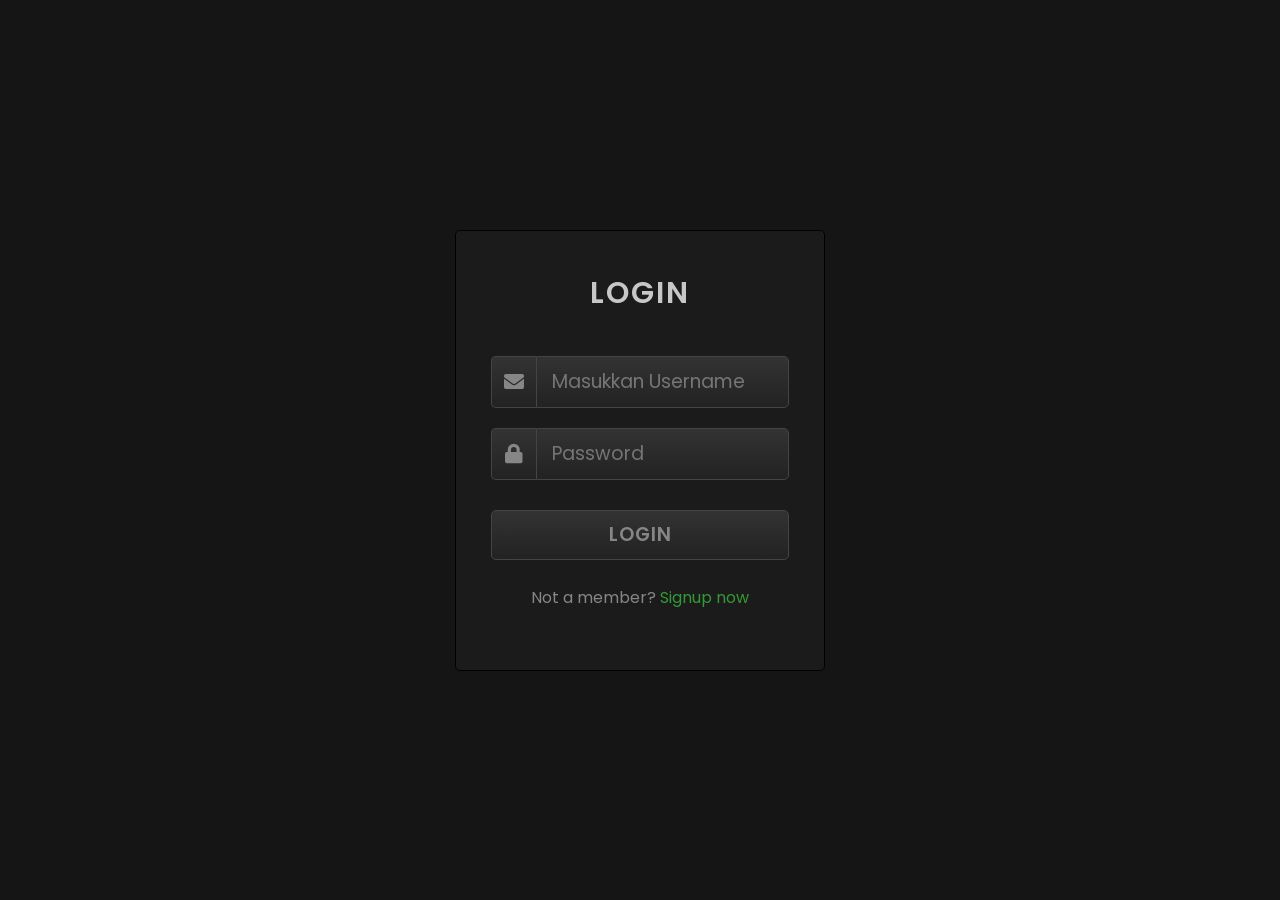
<file: login/index.html>
<!DOCTYPE html>
<html lang="en" dir="ltr">
   <head>
      <meta charset="utf-8">
      <title>Glowing Inputs Login Form UI</title>
      <link rel="stylesheet" href="style.css">
      <link rel="stylesheet" href="https://cdnjs.cloudflare.com/ajax/libs/font-awesome/5.15.3/css/all.min.css"/>
   </head>
   <body>
      <div class="login-form">
         <div class="text">
            LOGIN
         </div>
         <form>
            <div id="message"></div>

            <div class="field">
               <div class="fas fa-envelope"></div>
               <input type="text" id="username" placeholder="Masukkan Username" required>
            </div>
            <div class="field">
               <div class="fas fa-lock"></div>
               <input type="password" placeholder="Password" required>
            </div>
            <button type="button" onclick="jalankanLogin()">LOGIN</button>
            <div class="link">
               Not a member?
               <a href="signup.html">Signup now</a>
            </div>
         </form>
      </div>

      <script>
         function jalankanLogin() {
             const usernameInput = document.getElementById("username").value.trim();
             const messageBox = document.getElementById("message");

             // Reset pesan lama jika ada
             messageBox.className = "";
             messageBox.innerText = "";

             if (usernameInput === "") {
                 messageBox.className = "alert";
                 messageBox.innerText = "Username tidak boleh kosong!";
                 return;
             }

             let daftarUser = JSON.parse(localStorage.getItem("daftarUser")) || [];

             // Validasi apakah username sudah terdaftar atau belum
             if (!daftarUser.includes(usernameInput)) {
                 messageBox.className = "alert";
                 messageBox.innerText = "Username belum terdaftar! Silakan signup dahulu.";
                 return;
             }

             // Simpan user aktif ke localStorage
             localStorage.setItem("username", usernameInput);

             // Diarahkan ke halaman utama
             window.location.href = "../index.html"; 
         }
      </script>
   </body>
</html>
</file>
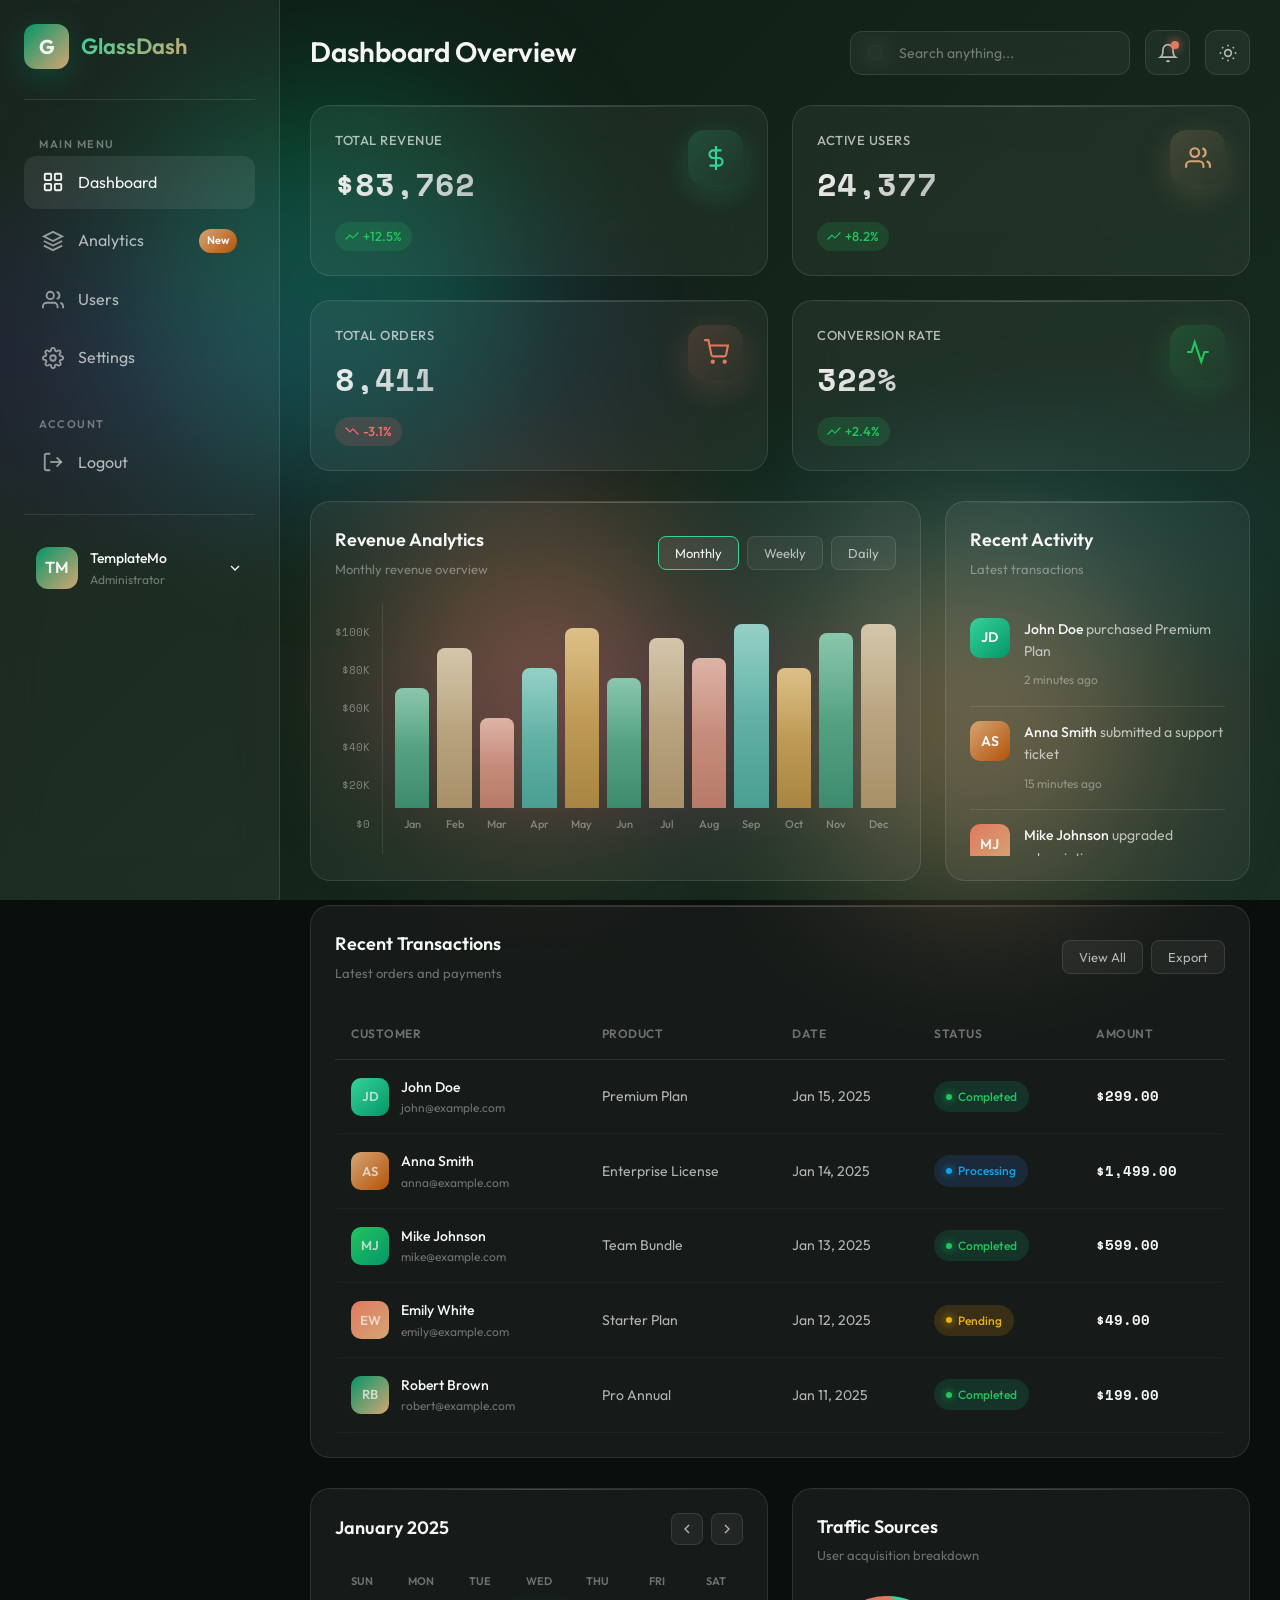
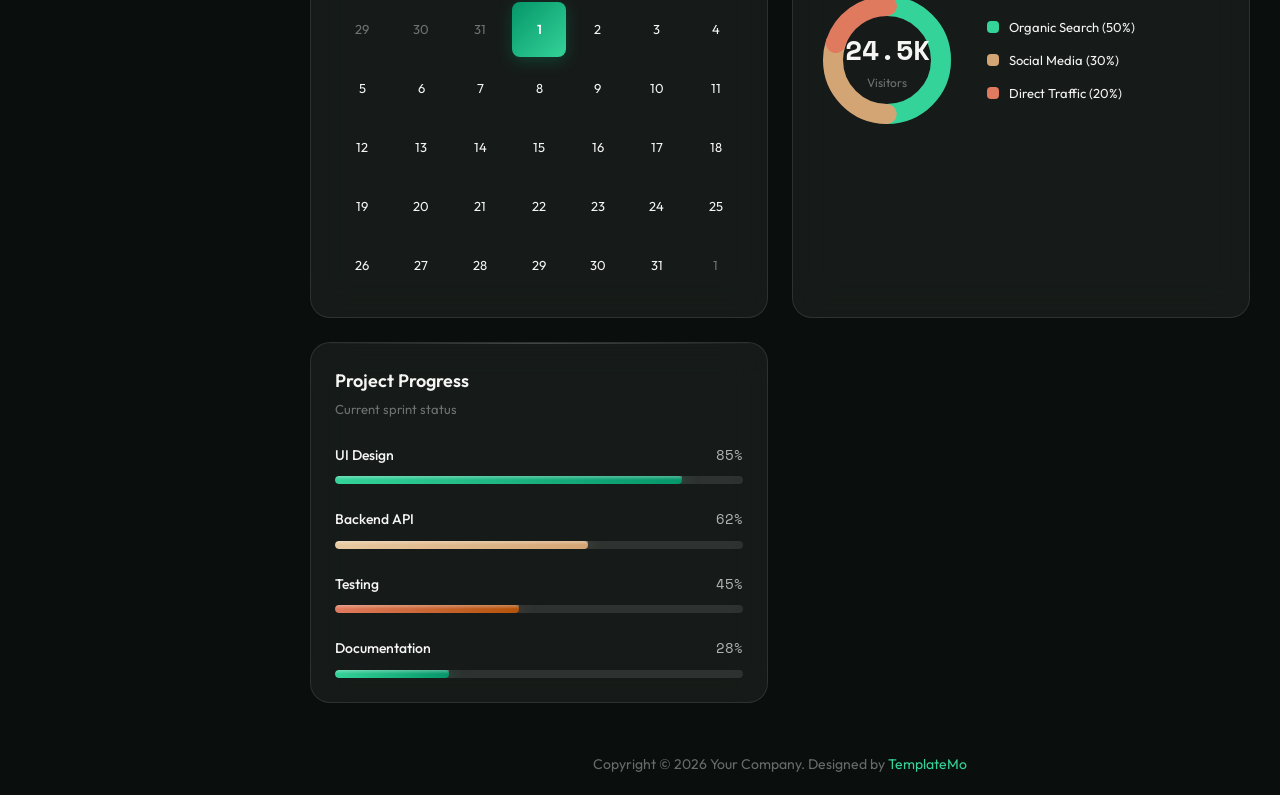
<file: admin/templatemo_607_glass_admin/index.html>
<!DOCTYPE html>
<html lang="en">
<head>
    <meta charset="UTF-8">
    <meta name="viewport" content="width=device-width, initial-scale=1.0">
    <title>GlassAdmin Dashboard - 3D Glassmorphism Dashboard</title>
    <meta name="description" content="3D Glassmorphism Dashboard Template by TemplateMo">
    <link rel="preconnect" href="https://fonts.googleapis.com">
    <link rel="preconnect" href="https://fonts.gstatic.com" crossorigin>
    <link href="https://fonts.googleapis.com/css2?family=Outfit:wght@300;400;500;600;700&family=Space+Mono:wght@400;700&display=swap" rel="stylesheet">
    <link rel="stylesheet" href="templatemo-glass-admin-style.css">
    <!--

TemplateMo 607 Glass Admin

https://templatemo.com/tm-607-glass-admin

-->
</head>
<body>
    <!-- Animated Background -->
    <div class="background"></div>
    <div class="orb orb-1"></div>
    <div class="orb orb-2"></div>
    <div class="orb orb-3"></div>

    <div class="dashboard">
        <!-- Sidebar -->
        <aside class="sidebar" id="sidebar">
            <div class="sidebar-header">
                <div class="logo">G</div>
                <span class="logo-text">GlassDash</span>
            </div>

            <ul class="nav-menu">
                <li class="nav-section">
                    <span class="nav-section-title">Main Menu</span>
                    <ul>
                        <li class="nav-item">
                            <a href="index.html" class="nav-link active">
                                <svg class="nav-icon" viewBox="0 0 24 24" fill="none" stroke="currentColor" stroke-width="2">
                                    <rect x="3" y="3" width="7" height="7" rx="1"/>
                                    <rect x="14" y="3" width="7" height="7" rx="1"/>
                                    <rect x="3" y="14" width="7" height="7" rx="1"/>
                                    <rect x="14" y="14" width="7" height="7" rx="1"/>
                                </svg>
                                Dashboard
                            </a>
                        </li>
                        <li class="nav-item">
                            <a href="analytics.html" class="nav-link">
                                <svg class="nav-icon" viewBox="0 0 24 24" fill="none" stroke="currentColor" stroke-width="2">
                                    <path d="M12 2L2 7l10 5 10-5-10-5z"/>
                                    <path d="M2 17l10 5 10-5"/>
                                    <path d="M2 12l10 5 10-5"/>
                                </svg>
                                Analytics
                                <span class="nav-badge">New</span>
                            </a>
                        </li>
                        <li class="nav-item">
                            <a href="users.html" class="nav-link">
                                <svg class="nav-icon" viewBox="0 0 24 24" fill="none" stroke="currentColor" stroke-width="2">
                                    <path d="M17 21v-2a4 4 0 0 0-4-4H5a4 4 0 0 0-4 4v2"/>
                                    <circle cx="9" cy="7" r="4"/>
                                    <path d="M23 21v-2a4 4 0 0 0-3-3.87"/>
                                    <path d="M16 3.13a4 4 0 0 1 0 7.75"/>
                                </svg>
                                Users
                            </a>
                        </li>
                        <li class="nav-item">
                            <a href="settings.html" class="nav-link">
                                <svg class="nav-icon" viewBox="0 0 24 24" fill="none" stroke="currentColor" stroke-width="2">
                                    <circle cx="12" cy="12" r="3"/>
                                    <path d="M19.4 15a1.65 1.65 0 0 0 .33 1.82l.06.06a2 2 0 0 1 0 2.83 2 2 0 0 1-2.83 0l-.06-.06a1.65 1.65 0 0 0-1.82-.33 1.65 1.65 0 0 0-1 1.51V21a2 2 0 0 1-2 2 2 2 0 0 1-2-2v-.09A1.65 1.65 0 0 0 9 19.4a1.65 1.65 0 0 0-1.82.33l-.06.06a2 2 0 0 1-2.83 0 2 2 0 0 1 0-2.83l.06-.06a1.65 1.65 0 0 0 .33-1.82 1.65 1.65 0 0 0-1.51-1H3a2 2 0 0 1-2-2 2 2 0 0 1 2-2h.09A1.65 1.65 0 0 0 4.6 9a1.65 1.65 0 0 0-.33-1.82l-.06-.06a2 2 0 0 1 0-2.83 2 2 0 0 1 2.83 0l.06.06a1.65 1.65 0 0 0 1.82.33H9a1.65 1.65 0 0 0 1-1.51V3a2 2 0 0 1 2-2 2 2 0 0 1 2 2v.09a1.65 1.65 0 0 0 1 1.51 1.65 1.65 0 0 0 1.82-.33l.06-.06a2 2 0 0 1 2.83 0 2 2 0 0 1 0 2.83l-.06.06a1.65 1.65 0 0 0-.33 1.82V9a1.65 1.65 0 0 0 1.51 1H21a2 2 0 0 1 2 2 2 2 0 0 1-2 2h-.09a1.65 1.65 0 0 0-1.51 1z"/>
                                </svg>
                                Settings
                            </a>
                        </li>
                    </ul>
                </li>

                <li class="nav-section">
                    <span class="nav-section-title">Account</span>
                    <ul>
                        <li class="nav-item">
                            <a href="login.html" class="nav-link">
                                <svg class="nav-icon" viewBox="0 0 24 24" fill="none" stroke="currentColor" stroke-width="2">
                                    <path d="M9 21H5a2 2 0 0 1-2-2V5a2 2 0 0 1 2-2h4"/>
                                    <polyline points="16 17 21 12 16 7"/>
                                    <line x1="21" y1="12" x2="9" y2="12"/>
                                </svg>
                                Logout
                            </a>
                        </li>
                    </ul>
                </li>
            </ul>

            <div class="sidebar-footer">
                <div class="user-profile">
                    <div class="user-avatar">TM</div>
                    <div class="user-info">
                        <div class="user-name">TemplateMo</div>
                        <div class="user-role">Administrator</div>
                    </div>
                    <svg width="16" height="16" viewBox="0 0 24 24" fill="none" stroke="currentColor" stroke-width="2">
                        <polyline points="6 9 12 15 18 9"/>
                    </svg>
                </div>
            </div>
        </aside>

        <!-- Main Content -->
        <main class="main-content">
            <!-- Top Navbar -->
            <nav class="navbar">
                <h1 class="page-title">Dashboard Overview</h1>
                <div class="navbar-right">
                    <div class="search-box">
                        <svg class="search-icon" viewBox="0 0 24 24" fill="none" stroke="currentColor" stroke-width="2">
                            <circle cx="11" cy="11" r="8"/>
                            <line x1="21" y1="21" x2="16.65" y2="16.65"/>
                        </svg>
                        <input type="text" class="search-input" placeholder="Search anything...">
                    </div>
                    <button class="nav-btn">
                        <svg viewBox="0 0 24 24" fill="none" stroke="currentColor" stroke-width="2">
                            <path d="M18 8A6 6 0 0 0 6 8c0 7-3 9-3 9h18s-3-2-3-9"/>
                            <path d="M13.73 21a2 2 0 0 1-3.46 0"/>
                        </svg>
                        <span class="notification-dot"></span>
                    </button>
                    <button class="nav-btn" id="theme-toggle" title="Toggle Light/Dark Mode">
                        <svg class="icon-sun" viewBox="0 0 24 24" fill="none" stroke="currentColor" stroke-width="2">
                            <circle cx="12" cy="12" r="4"/>
                            <path d="M12 2v2"/><path d="M12 20v2"/>
                            <path d="M4.93 4.93l1.41 1.41"/><path d="M17.66 17.66l1.41 1.41"/>
                            <path d="M2 12h2"/><path d="M20 12h2"/>
                            <path d="M6.34 17.66l-1.41 1.41"/><path d="M19.07 4.93l-1.41 1.41"/>
                        </svg>
                        <svg class="icon-moon" viewBox="0 0 24 24" fill="none" stroke="currentColor" stroke-width="2" style="display: none;">
                            <path d="M21 12.79A9 9 0 1 1 11.21 3 7 7 0 0 0 21 12.79z"/>
                        </svg>
                    </button>
                </div>
            </nav>

            <!-- Stats Cards -->
            <section class="stats-grid">
                <div class="glass-card glass-card-3d stat-card">
                    <div class="stat-card-inner">
                        <div class="stat-info">
                            <h3>Total Revenue</h3>
                            <div class="stat-value">$84,254</div>
                            <span class="stat-change positive">
                                <svg width="14" height="14" viewBox="0 0 24 24" fill="none" stroke="currentColor" stroke-width="2"><polyline points="23 6 13.5 15.5 8.5 10.5 1 18"/></svg>
                                +12.5%
                            </span>
                        </div>
                        <div class="stat-icon cyan">
                            <svg viewBox="0 0 24 24" fill="none" stroke="var(--emerald-light)" stroke-width="2">
                                <line x1="12" y1="1" x2="12" y2="23"/><path d="M17 5H9.5a3.5 3.5 0 0 0 0 7h5a3.5 3.5 0 0 1 0 7H6"/>
                            </svg>
                        </div>
                    </div>
                </div>

                <div class="glass-card glass-card-3d stat-card">
                    <div class="stat-card-inner">
                        <div class="stat-info">
                            <h3>Active Users</h3>
                            <div class="stat-value">24,521</div>
                            <span class="stat-change positive">
                                <svg width="14" height="14" viewBox="0 0 24 24" fill="none" stroke="currentColor" stroke-width="2"><polyline points="23 6 13.5 15.5 8.5 10.5 1 18"/></svg>
                                +8.2%
                            </span>
                        </div>
                        <div class="stat-icon magenta">
                            <svg viewBox="0 0 24 24" fill="none" stroke="var(--gold)" stroke-width="2">
                                <path d="M17 21v-2a4 4 0 0 0-4-4H5a4 4 0 0 0-4 4v2"/><circle cx="9" cy="7" r="4"/>
                                <path d="M23 21v-2a4 4 0 0 0-3-3.87"/><path d="M16 3.13a4 4 0 0 1 0 7.75"/>
                            </svg>
                        </div>
                    </div>
                </div>

                <div class="glass-card glass-card-3d stat-card">
                    <div class="stat-card-inner">
                        <div class="stat-info">
                            <h3>Total Orders</h3>
                            <div class="stat-value">8,461</div>
                            <span class="stat-change negative">
                                <svg width="14" height="14" viewBox="0 0 24 24" fill="none" stroke="currentColor" stroke-width="2"><polyline points="23 18 13.5 8.5 8.5 13.5 1 6"/></svg>
                                -3.1%
                            </span>
                        </div>
                        <div class="stat-icon purple">
                            <svg viewBox="0 0 24 24" fill="none" stroke="var(--coral)" stroke-width="2">
                                <circle cx="9" cy="21" r="1"/><circle cx="20" cy="21" r="1"/>
                                <path d="M1 1h4l2.68 13.39a2 2 0 0 0 2 1.61h9.72a2 2 0 0 0 2-1.61L23 6H6"/>
                            </svg>
                        </div>
                    </div>
                </div>

                <div class="glass-card glass-card-3d stat-card">
                    <div class="stat-card-inner">
                        <div class="stat-info">
                            <h3>Conversion Rate</h3>
                            <div class="stat-value">3.24%</div>
                            <span class="stat-change positive">
                                <svg width="14" height="14" viewBox="0 0 24 24" fill="none" stroke="currentColor" stroke-width="2"><polyline points="23 6 13.5 15.5 8.5 10.5 1 18"/></svg>
                                +2.4%
                            </span>
                        </div>
                        <div class="stat-icon success">
                            <svg viewBox="0 0 24 24" fill="none" stroke="var(--success)" stroke-width="2">
                                <polyline points="22 12 18 12 15 21 9 3 6 12 2 12"/>
                            </svg>
                        </div>
                    </div>
                </div>
            </section>

            <!-- Content Grid -->
            <section class="content-grid">
                <!-- Chart Card -->
                <div class="glass-card chart-card">
                    <div class="card-header">
                        <div>
                            <h2 class="card-title">Revenue Analytics</h2>
                            <p class="card-subtitle">Monthly revenue overview</p>
                        </div>
                        <div class="card-actions">
                            <button class="card-btn active">Monthly</button>
                            <button class="card-btn">Weekly</button>
                            <button class="card-btn">Daily</button>
                        </div>
                    </div>
                    <div class="chart-wrapper">
                        <div class="chart-container">
                            <div class="chart-y-axis">
                                <span class="y-value">$100K</span>
                                <span class="y-value">$80K</span>
                                <span class="y-value">$60K</span>
                                <span class="y-value">$40K</span>
                                <span class="y-value">$20K</span>
                                <span class="y-value">$0</span>
                            </div>
                            <div class="chart-placeholder">
                                <div class="chart-bar-group"><div class="chart-bar bar-emerald" style="height: 120px;"></div><span class="chart-label">Jan</span></div>
                                <div class="chart-bar-group"><div class="chart-bar bar-gold" style="height: 160px;"></div><span class="chart-label">Feb</span></div>
                                <div class="chart-bar-group"><div class="chart-bar bar-coral" style="height: 90px;"></div><span class="chart-label">Mar</span></div>
                                <div class="chart-bar-group"><div class="chart-bar bar-teal" style="height: 140px;"></div><span class="chart-label">Apr</span></div>
                                <div class="chart-bar-group"><div class="chart-bar bar-amber" style="height: 180px;"></div><span class="chart-label">May</span></div>
                                <div class="chart-bar-group"><div class="chart-bar bar-emerald" style="height: 130px;"></div><span class="chart-label">Jun</span></div>
                                <div class="chart-bar-group"><div class="chart-bar bar-gold" style="height: 170px;"></div><span class="chart-label">Jul</span></div>
                                <div class="chart-bar-group"><div class="chart-bar bar-coral" style="height: 150px;"></div><span class="chart-label">Aug</span></div>
                                <div class="chart-bar-group"><div class="chart-bar bar-teal" style="height: 190px;"></div><span class="chart-label">Sep</span></div>
                                <div class="chart-bar-group"><div class="chart-bar bar-amber" style="height: 140px;"></div><span class="chart-label">Oct</span></div>
                                <div class="chart-bar-group"><div class="chart-bar bar-emerald" style="height: 175px;"></div><span class="chart-label">Nov</span></div>
                                <div class="chart-bar-group"><div class="chart-bar bar-gold" style="height: 200px;"></div><span class="chart-label">Dec</span></div>
                            </div>
                        </div>
                    </div>
                </div>

                <!-- Activity Feed -->
                <div class="glass-card activity-card">
                    <div class="card-header">
                        <div>
                            <h2 class="card-title">Recent Activity</h2>
                            <p class="card-subtitle">Latest transactions</p>
                        </div>
                    </div>
                    <div class="activity-list">
                        <div class="activity-item">
                            <div class="activity-avatar" style="background: linear-gradient(135deg, var(--emerald-light), var(--emerald));">JD</div>
                            <div class="activity-content">
                                <p class="activity-text"><strong>John Doe</strong> purchased Premium Plan</p>
                                <span class="activity-time">2 minutes ago</span>
                            </div>
                        </div>
                        <div class="activity-item">
                            <div class="activity-avatar" style="background: linear-gradient(135deg, var(--gold), var(--amber));">AS</div>
                            <div class="activity-content">
                                <p class="activity-text"><strong>Anna Smith</strong> submitted a support ticket</p>
                                <span class="activity-time">15 minutes ago</span>
                            </div>
                        </div>
                        <div class="activity-item">
                            <div class="activity-avatar" style="background: linear-gradient(135deg, var(--coral), var(--gold));">MJ</div>
                            <div class="activity-content">
                                <p class="activity-text"><strong>Mike Johnson</strong> upgraded subscription</p>
                                <span class="activity-time">1 hour ago</span>
                            </div>
                        </div>
                        <div class="activity-item">
                            <div class="activity-avatar" style="background: linear-gradient(135deg, var(--success), var(--emerald));">EW</div>
                            <div class="activity-content">
                                <p class="activity-text"><strong>Emily White</strong> completed onboarding</p>
                                <span class="activity-time">2 hours ago</span>
                            </div>
                        </div>
                        <div class="activity-item">
                            <div class="activity-avatar" style="background: linear-gradient(135deg, var(--warning), var(--gold));">RB</div>
                            <div class="activity-content">
                                <p class="activity-text"><strong>Robert Brown</strong> requested refund</p>
                                <span class="activity-time">3 hours ago</span>
                            </div>
                        </div>
                    </div>
                </div>

                <!-- Data Table -->
                <div class="glass-card table-card">
                    <div class="card-header">
                        <div>
                            <h2 class="card-title">Recent Transactions</h2>
                            <p class="card-subtitle">Latest orders and payments</p>
                        </div>
                        <div class="card-actions">
                            <button class="card-btn">View All</button>
                            <button class="card-btn">Export</button>
                        </div>
                    </div>
                    <div class="table-wrapper">
                        <table class="data-table">
                            <thead>
                                <tr>
                                    <th>Customer</th>
                                    <th>Product</th>
                                    <th>Date</th>
                                    <th>Status</th>
                                    <th>Amount</th>
                                </tr>
                            </thead>
                            <tbody>
                                <tr>
                                    <td><div class="table-user"><div class="table-avatar" style="background: linear-gradient(135deg, var(--emerald-light), var(--emerald));">JD</div><div class="table-user-info"><span class="table-user-name">John Doe</span><span class="table-user-email">john@example.com</span></div></div></td>
                                    <td>Premium Plan</td>
                                    <td>Jan 15, 2025</td>
                                    <td><span class="status-badge completed">Completed</span></td>
                                    <td><span class="table-amount">$299.00</span></td>
                                </tr>
                                <tr>
                                    <td><div class="table-user"><div class="table-avatar" style="background: linear-gradient(135deg, var(--gold), var(--amber));">AS</div><div class="table-user-info"><span class="table-user-name">Anna Smith</span><span class="table-user-email">anna@example.com</span></div></div></td>
                                    <td>Enterprise License</td>
                                    <td>Jan 14, 2025</td>
                                    <td><span class="status-badge processing">Processing</span></td>
                                    <td><span class="table-amount">$1,499.00</span></td>
                                </tr>
                                <tr>
                                    <td><div class="table-user"><div class="table-avatar" style="background: linear-gradient(135deg, var(--success), var(--emerald));">MJ</div><div class="table-user-info"><span class="table-user-name">Mike Johnson</span><span class="table-user-email">mike@example.com</span></div></div></td>
                                    <td>Team Bundle</td>
                                    <td>Jan 13, 2025</td>
                                    <td><span class="status-badge completed">Completed</span></td>
                                    <td><span class="table-amount">$599.00</span></td>
                                </tr>
                                <tr>
                                    <td><div class="table-user"><div class="table-avatar" style="background: linear-gradient(135deg, var(--coral), var(--gold));">EW</div><div class="table-user-info"><span class="table-user-name">Emily White</span><span class="table-user-email">emily@example.com</span></div></div></td>
                                    <td>Starter Plan</td>
                                    <td>Jan 12, 2025</td>
                                    <td><span class="status-badge pending">Pending</span></td>
                                    <td><span class="table-amount">$49.00</span></td>
                                </tr>
                                <tr>
                                    <td><div class="table-user"><div class="table-avatar" style="background: linear-gradient(135deg, var(--emerald), var(--gold));">RB</div><div class="table-user-info"><span class="table-user-name">Robert Brown</span><span class="table-user-email">robert@example.com</span></div></div></td>
                                    <td>Pro Annual</td>
                                    <td>Jan 11, 2025</td>
                                    <td><span class="status-badge completed">Completed</span></td>
                                    <td><span class="table-amount">$199.00</span></td>
                                </tr>
                            </tbody>
                        </table>
                    </div>
                </div>
            </section>

            <!-- Bottom Grid -->
            <section class="bottom-grid">
                <!-- Calendar Widget -->
                <div class="glass-card">
                    <div class="calendar-header">
                        <h2 class="card-title">January 2025</h2>
                        <div class="calendar-nav">
                            <button class="calendar-nav-btn"><svg viewBox="0 0 24 24" fill="none" stroke="currentColor" stroke-width="2"><polyline points="15 18 9 12 15 6"/></svg></button>
                            <button class="calendar-nav-btn"><svg viewBox="0 0 24 24" fill="none" stroke="currentColor" stroke-width="2"><polyline points="9 18 15 12 9 6"/></svg></button>
                        </div>
                    </div>
                    <div class="calendar-grid">
                        <span class="calendar-day-name">Sun</span><span class="calendar-day-name">Mon</span><span class="calendar-day-name">Tue</span><span class="calendar-day-name">Wed</span><span class="calendar-day-name">Thu</span><span class="calendar-day-name">Fri</span><span class="calendar-day-name">Sat</span>
                        <span class="calendar-day other-month">29</span><span class="calendar-day other-month">30</span><span class="calendar-day other-month">31</span><span class="calendar-day today">1</span><span class="calendar-day">2</span><span class="calendar-day">3</span><span class="calendar-day">4</span>
                        <span class="calendar-day">5</span><span class="calendar-day">6</span><span class="calendar-day">7</span><span class="calendar-day">8</span><span class="calendar-day">9</span><span class="calendar-day">10</span><span class="calendar-day">11</span>
                        <span class="calendar-day">12</span><span class="calendar-day">13</span><span class="calendar-day">14</span><span class="calendar-day">15</span><span class="calendar-day">16</span><span class="calendar-day">17</span><span class="calendar-day">18</span>
                        <span class="calendar-day">19</span><span class="calendar-day">20</span><span class="calendar-day">21</span><span class="calendar-day">22</span><span class="calendar-day">23</span><span class="calendar-day">24</span><span class="calendar-day">25</span>
                        <span class="calendar-day">26</span><span class="calendar-day">27</span><span class="calendar-day">28</span><span class="calendar-day">29</span><span class="calendar-day">30</span><span class="calendar-day">31</span><span class="calendar-day other-month">1</span>
                    </div>
                </div>

                <!-- Donut Chart -->
                <div class="glass-card">
                    <div class="card-header">
                        <div>
                            <h2 class="card-title">Traffic Sources</h2>
                            <p class="card-subtitle">User acquisition breakdown</p>
                        </div>
                    </div>
                    <div class="donut-container">
                        <div class="donut-chart">
                            <svg width="140" height="140" viewBox="0 0 140 140">
                                <circle class="donut-bg" cx="70" cy="70" r="54"/>
                                <circle class="donut-segment" cx="70" cy="70" r="54" stroke="var(--emerald-light)" stroke-dasharray="169.6 339.3" stroke-dashoffset="0"/>
                                <circle class="donut-segment" cx="70" cy="70" r="54" stroke="var(--gold)" stroke-dasharray="101.8 339.3" stroke-dashoffset="-169.6"/>
                                <circle class="donut-segment" cx="70" cy="70" r="54" stroke="var(--coral)" stroke-dasharray="67.9 339.3" stroke-dashoffset="-271.4"/>
                            </svg>
                            <div class="donut-center">
                                <div class="donut-value">24.5K</div>
                                <div class="donut-label">Visitors</div>
                            </div>
                        </div>
                        <div class="donut-legend">
                            <div class="legend-item"><span class="legend-color cyan"></span><span>Organic Search (50%)</span></div>
                            <div class="legend-item"><span class="legend-color magenta"></span><span>Social Media (30%)</span></div>
                            <div class="legend-item"><span class="legend-color purple"></span><span>Direct Traffic (20%)</span></div>
                        </div>
                    </div>
                </div>

                <!-- Progress Card -->
                <div class="glass-card progress-card">
                    <div class="card-header">
                        <div>
                            <h2 class="card-title">Project Progress</h2>
                            <p class="card-subtitle">Current sprint status</p>
                        </div>
                    </div>
                    <div class="progress-item">
                        <div class="progress-header"><span class="progress-label">UI Design</span><span class="progress-value">85%</span></div>
                        <div class="progress-bar"><div class="progress-fill cyan" style="width: 85%;"></div></div>
                    </div>
                    <div class="progress-item">
                        <div class="progress-header"><span class="progress-label">Backend API</span><span class="progress-value">62%</span></div>
                        <div class="progress-bar"><div class="progress-fill magenta" style="width: 62%;"></div></div>
                    </div>
                    <div class="progress-item">
                        <div class="progress-header"><span class="progress-label">Testing</span><span class="progress-value">45%</span></div>
                        <div class="progress-bar"><div class="progress-fill purple" style="width: 45%;"></div></div>
                    </div>
                    <div class="progress-item">
                        <div class="progress-header"><span class="progress-label">Documentation</span><span class="progress-value">28%</span></div>
                        <div class="progress-bar"><div class="progress-fill cyan" style="width: 28%;"></div></div>
                    </div>
                </div>
            </section>
        </main>
    </div>

    <!-- Mobile Menu Toggle -->
    <button class="mobile-menu-toggle">
        <svg viewBox="0 0 24 24" fill="none" stroke="currentColor" stroke-width="2">
            <line x1="3" y1="12" x2="21" y2="12"/><line x1="3" y1="6" x2="21" y2="6"/><line x1="3" y1="18" x2="21" y2="18"/>
        </svg>
    </button>

    <!-- Footer -->
    <footer class="site-footer">
        <p>Copyright © 2026 Your Company. Designed by <a href="https://templatemo.com" target="_blank" rel="nofollow">TemplateMo</a></p>
    </footer>

    <script src="templatemo-glass-admin-script.js"></script>
    <!-- TemplateMo 607 Glass Admin -->
</body>
</html>
</file>
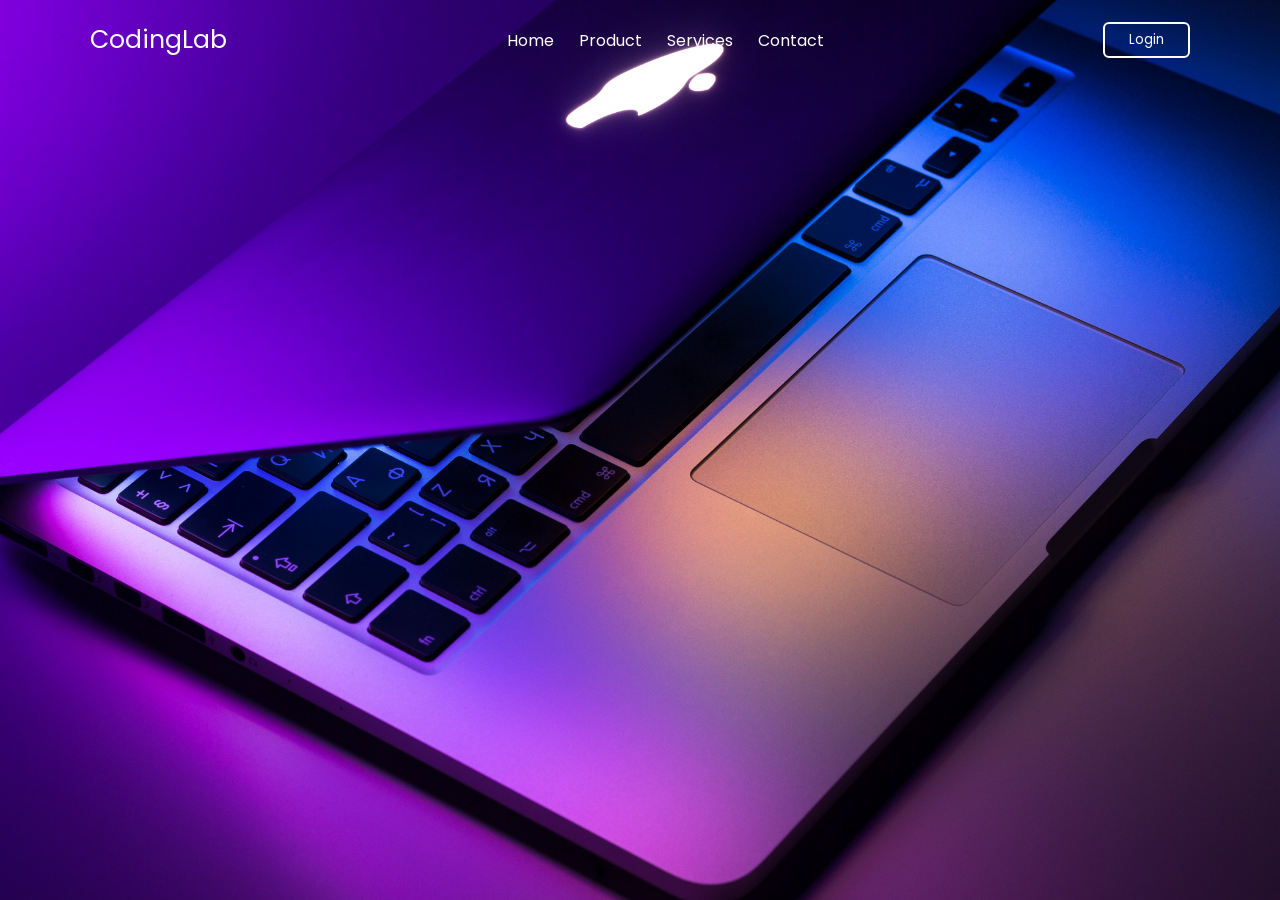
<file: login/Website with Login & Registration Form/index.html>
<!DOCTYPE html>
<!-- Coding by CodingLab || www.codinglabweb.com -->
<html lang="en">
  <head>
    <meta charset="UTF-8" />
    <meta http-equiv="X-UA-Compatible" content="IE=edge" />
    <meta name="viewport" content="width=device-width, initial-scale=1.0" />
    <title>Website with Login & Registration Form</title>
    <link rel="stylesheet" href="style.css" />
    <!-- Unicons -->
    <link rel="stylesheet" href="https://unicons.iconscout.com/release/v4.0.0/css/line.css" />
  </head>
  <body>
    <!-- Header -->
    <header class="header">
      <nav class="nav">
        <a href="#" class="nav_logo">CodingLab</a>

        <ul class="nav_items">
          <li class="nav_item">
            <a href="#" class="nav_link">Home</a>
            <a href="#" class="nav_link">Product</a>
            <a href="#" class="nav_link">Services</a>
            <a href="#" class="nav_link">Contact</a>
          </li>
        </ul>

        <button class="button" id="form-open">Login</button>
      </nav>
    </header>

    <!-- Home -->
    <section class="home">
      <div class="form_container">
        <i class="uil uil-times form_close"></i>
        <!-- Login From -->
        <div class="form login_form">
          <form action="#">
            <h2>Login</h2>

            <div class="input_box">
              <input type="email" placeholder="Enter your email" required />
              <i class="uil uil-envelope-alt email"></i>
            </div>
            <div class="input_box">
              <input type="password" placeholder="Enter your password" required />
              <i class="uil uil-lock password"></i>
              <i class="uil uil-eye-slash pw_hide"></i>
            </div>

            <div class="option_field">
              <span class="checkbox">
                <input type="checkbox" id="check" />
                <label for="check">Remember me</label>
              </span>
              <a href="#" class="forgot_pw">Forgot password?</a>
            </div>

            <button class="button">Login Now</button>

            <div class="login_signup">Don't have an account? <a href="#" id="signup">Signup</a></div>
          </form>
        </div>

        <!-- Signup From -->
        <div class="form signup_form">
          <form action="#">
            <h2>Signup</h2>

            <div class="input_box">
              <input type="email" placeholder="Enter your email" required />
              <i class="uil uil-envelope-alt email"></i>
            </div>
            <div class="input_box">
              <input type="password" placeholder="Create password" required />
              <i class="uil uil-lock password"></i>
              <i class="uil uil-eye-slash pw_hide"></i>
            </div>
            <div class="input_box">
              <input type="password" placeholder="Confirm password" required />
              <i class="uil uil-lock password"></i>
              <i class="uil uil-eye-slash pw_hide"></i>
            </div>

            <button class="button">Signup Now</button>

            <div class="login_signup">Already have an account? <a href="#" id="login">Login</a></div>
          </form>
        </div>
      </div>
    </section>

    <script src="script.js"></script>
  </body>
</html>
</file>
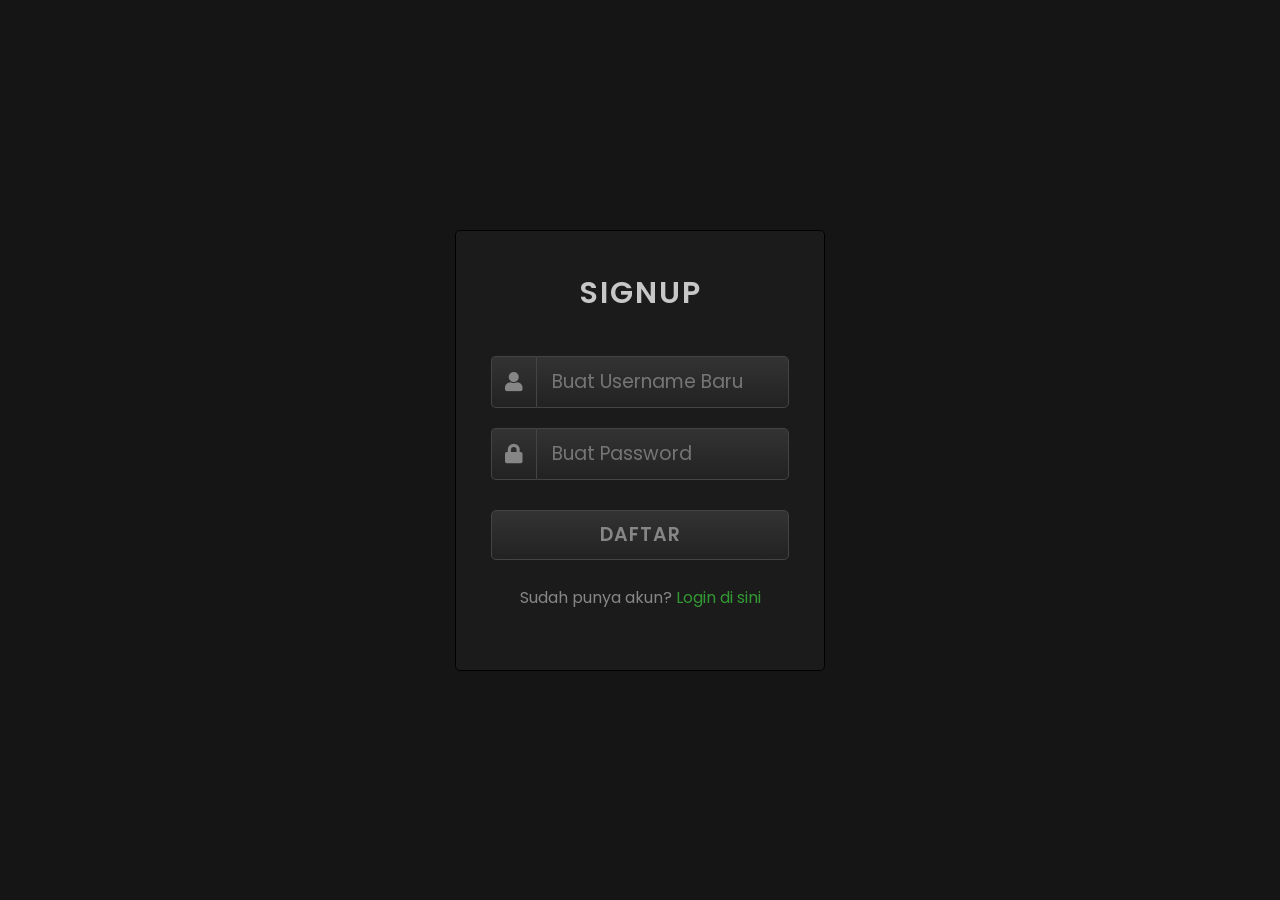
<file: login/signup.html>
<!DOCTYPE html>
<html lang="en" dir="ltr">
   <head>
      <meta charset="utf-8">
      <title>Zay Shop - Signup Form</title>
      <link rel="stylesheet" href="style.css">
      <link rel="stylesheet" href="https://cdnjs.cloudflare.com/ajax/libs/font-awesome/5.15.3/css/all.min.css"/>
   </head>
   <body>
      <div class="login-form">
         <div class="text">
            SIGNUP
         </div>
         <form>
            <div id="message"></div>

            <div class="field">
               <div class="fas fa-user"></div>
               <input type="text" id="regUsername" placeholder="Buat Username Baru" required>
            </div>
            <div class="field">
               <div class="fas fa-lock"></div>
               <input type="password" placeholder="Buat Password" required>
            </div>
            <button type="button" onclick="jalankanDaftar()">DAFTAR</button>
            <div class="link">
               Sudah punya akun?
               <a href="index.html">Login di sini</a>
            </div>
         </form>
      </div>

      <script>
         function jalankanDaftar() {
             const usernameBaru = document.getElementById("regUsername").value.trim();
             const messageBox = document.getElementById("message");

             // Reset pesan lama jika ada
             messageBox.className = "";
             messageBox.innerText = "";

             if (usernameBaru === "") {
                 messageBox.className = "alert";
                 messageBox.innerText = "Username tidak boleh kosong!";
                 return;
             }

             // Ambil database daftar user di localStorage
             let daftarUser = JSON.parse(localStorage.getItem("daftarUser")) || [];

             // VALIDASI USERNAME GANDA (Poin Utama LKPD Nomor 10)
             if (daftarUser.includes(usernameBaru)) {
                 messageBox.className = "alert";
                 messageBox.innerText = "Peringatan: Username sudah digunakan! Coba nama lain.";
                 return; 
             }

             // Jika berhasil, simpan ke database browser
             daftarUser.push(usernameBaru);
             localStorage.setItem("daftarUser", JSON.stringify(daftarUser));

             alert("Registrasi berhasil! Menuju form login...");
             window.location.href = "index.html";
         }
      </script>
   </body>
</html>
</file>
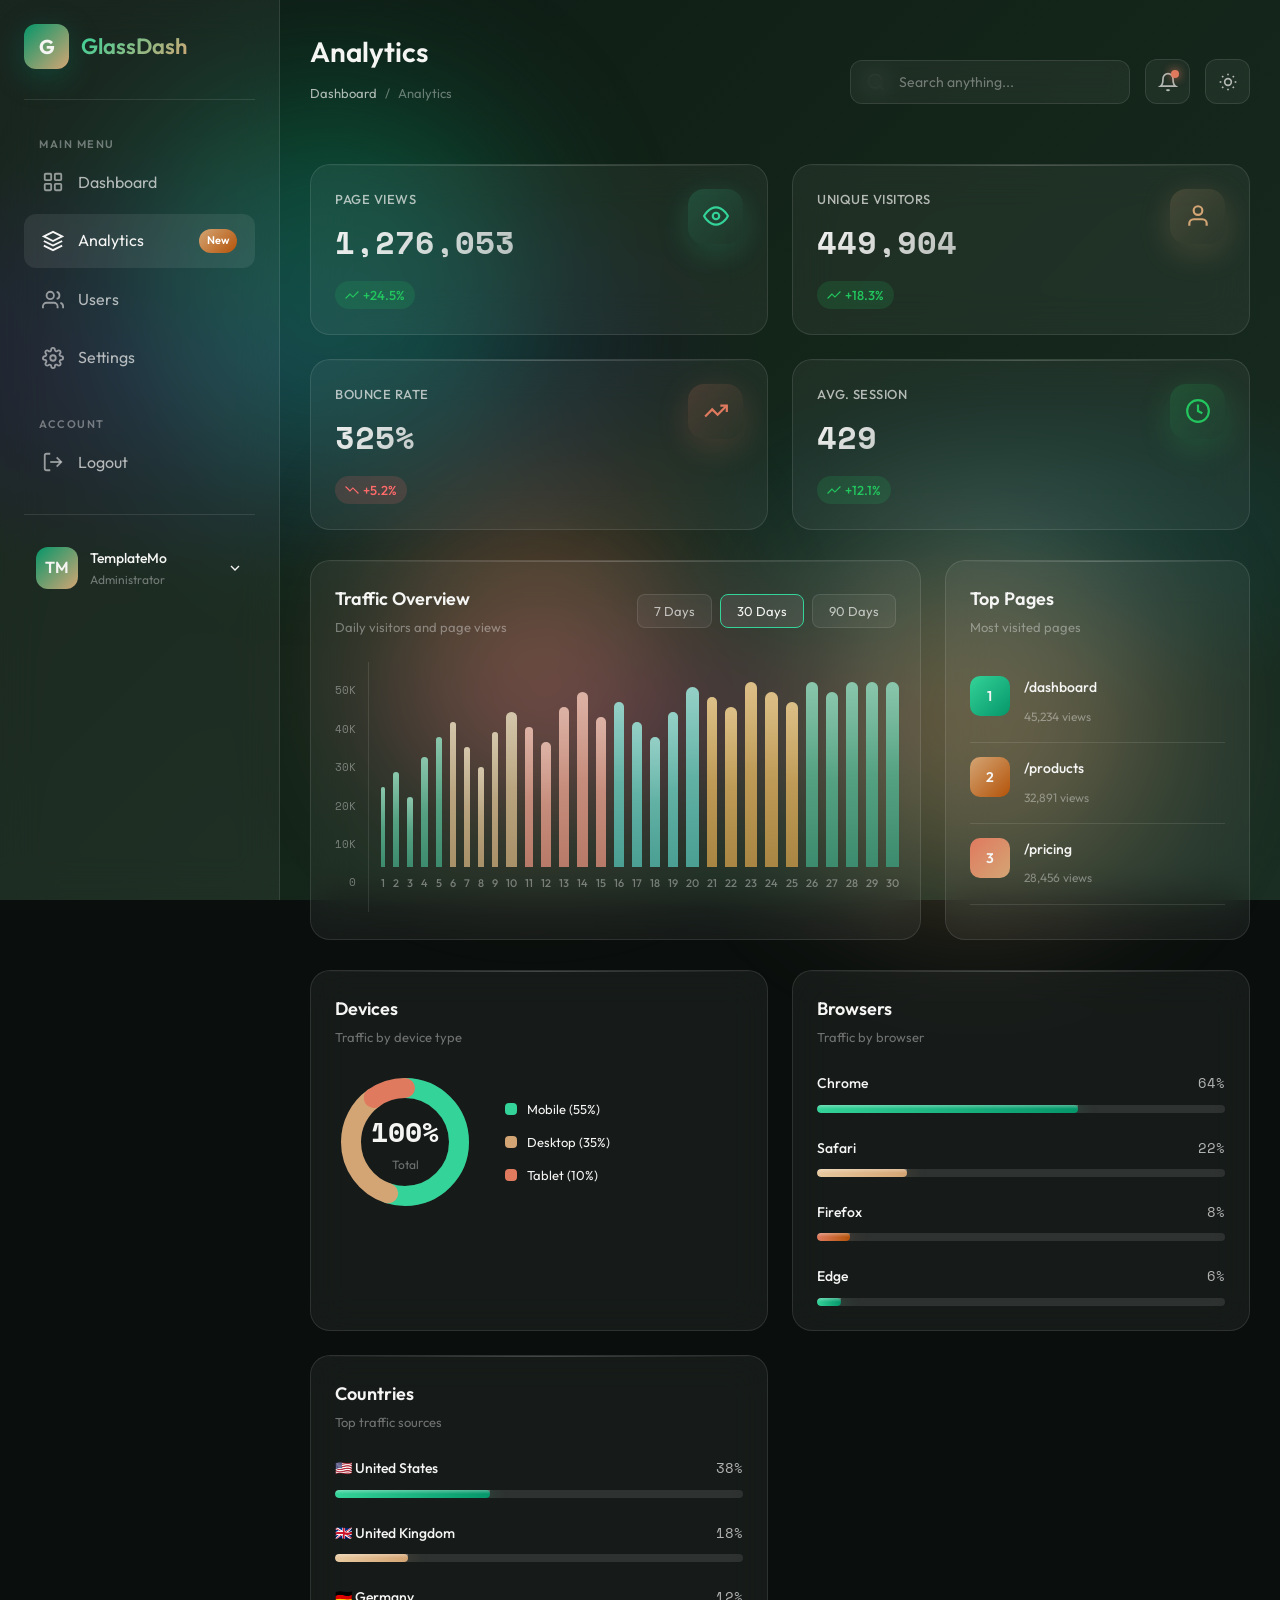
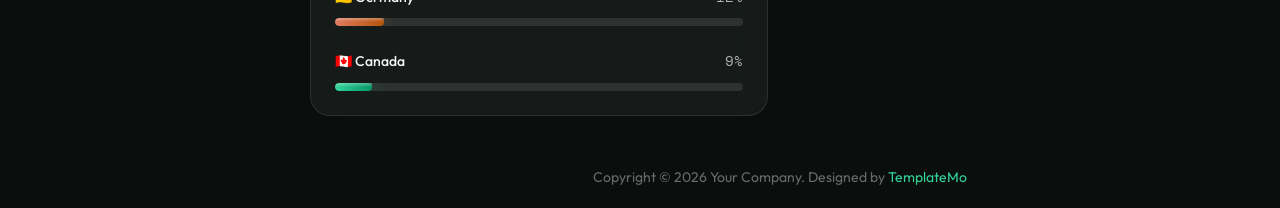
<file: admin/templatemo_607_glass_admin/analytics.html>
<!DOCTYPE html>
<html lang="en">
<head>
    <meta charset="UTF-8">
    <meta name="viewport" content="width=device-width, initial-scale=1.0">
    <title>Analytics - 3D Glassmorphism Dashboard</title>
    <meta name="description" content="3D Glassmorphism Dashboard Template by TemplateMo">
    <link rel="preconnect" href="https://fonts.googleapis.com">
    <link rel="preconnect" href="https://fonts.gstatic.com" crossorigin>
    <link href="https://fonts.googleapis.com/css2?family=Outfit:wght@300;400;500;600;700&family=Space+Mono:wght@400;700&display=swap" rel="stylesheet">
    <link rel="stylesheet" href="templatemo-glass-admin-style.css">
    <!--

TemplateMo 607 Glass Admin

https://templatemo.com/tm-607-glass-admin

-->
</head>
<body>
    <!-- Animated Background -->
    <div class="background"></div>
    <div class="orb orb-1"></div>
    <div class="orb orb-2"></div>
    <div class="orb orb-3"></div>

    <div class="dashboard">
        <!-- Sidebar -->
        <aside class="sidebar" id="sidebar">
            <div class="sidebar-header">
                <div class="logo">G</div>
                <span class="logo-text">GlassDash</span>
            </div>

            <ul class="nav-menu">
                <li class="nav-section">
                    <span class="nav-section-title">Main Menu</span>
                    <ul>
                        <li class="nav-item">
                            <a href="index.html" class="nav-link">
                                <svg class="nav-icon" viewBox="0 0 24 24" fill="none" stroke="currentColor" stroke-width="2">
                                    <rect x="3" y="3" width="7" height="7" rx="1"/><rect x="14" y="3" width="7" height="7" rx="1"/>
                                    <rect x="3" y="14" width="7" height="7" rx="1"/><rect x="14" y="14" width="7" height="7" rx="1"/>
                                </svg>
                                Dashboard
                            </a>
                        </li>
                        <li class="nav-item">
                            <a href="analytics.html" class="nav-link active">
                                <svg class="nav-icon" viewBox="0 0 24 24" fill="none" stroke="currentColor" stroke-width="2">
                                    <path d="M12 2L2 7l10 5 10-5-10-5z"/><path d="M2 17l10 5 10-5"/><path d="M2 12l10 5 10-5"/>
                                </svg>
                                Analytics
                                <span class="nav-badge">New</span>
                            </a>
                        </li>
                        <li class="nav-item">
                            <a href="users.html" class="nav-link">
                                <svg class="nav-icon" viewBox="0 0 24 24" fill="none" stroke="currentColor" stroke-width="2">
                                    <path d="M17 21v-2a4 4 0 0 0-4-4H5a4 4 0 0 0-4 4v2"/><circle cx="9" cy="7" r="4"/>
                                    <path d="M23 21v-2a4 4 0 0 0-3-3.87"/><path d="M16 3.13a4 4 0 0 1 0 7.75"/>
                                </svg>
                                Users
                            </a>
                        </li>
                        <li class="nav-item">
                            <a href="settings.html" class="nav-link">
                                <svg class="nav-icon" viewBox="0 0 24 24" fill="none" stroke="currentColor" stroke-width="2">
                                    <circle cx="12" cy="12" r="3"/>
                                    <path d="M19.4 15a1.65 1.65 0 0 0 .33 1.82l.06.06a2 2 0 0 1 0 2.83 2 2 0 0 1-2.83 0l-.06-.06a1.65 1.65 0 0 0-1.82-.33 1.65 1.65 0 0 0-1 1.51V21a2 2 0 0 1-2 2 2 2 0 0 1-2-2v-.09A1.65 1.65 0 0 0 9 19.4a1.65 1.65 0 0 0-1.82.33l-.06.06a2 2 0 0 1-2.83 0 2 2 0 0 1 0-2.83l.06-.06a1.65 1.65 0 0 0 .33-1.82 1.65 1.65 0 0 0-1.51-1H3a2 2 0 0 1-2-2 2 2 0 0 1 2-2h.09A1.65 1.65 0 0 0 4.6 9a1.65 1.65 0 0 0-.33-1.82l-.06-.06a2 2 0 0 1 0-2.83 2 2 0 0 1 2.83 0l.06.06a1.65 1.65 0 0 0 1.82.33H9a1.65 1.65 0 0 0 1-1.51V3a2 2 0 0 1 2-2 2 2 0 0 1 2 2v.09a1.65 1.65 0 0 0 1 1.51 1.65 1.65 0 0 0 1.82-.33l.06-.06a2 2 0 0 1 2.83 0 2 2 0 0 1 0 2.83l-.06.06a1.65 1.65 0 0 0-.33 1.82V9a1.65 1.65 0 0 0 1.51 1H21a2 2 0 0 1 2 2 2 2 0 0 1-2 2h-.09a1.65 1.65 0 0 0-1.51 1z"/>
                                </svg>
                                Settings
                            </a>
                        </li>
                    </ul>
                </li>

                <li class="nav-section">
                    <span class="nav-section-title">Account</span>
                    <ul>
                        <li class="nav-item">
                            <a href="login.html" class="nav-link">
                                <svg class="nav-icon" viewBox="0 0 24 24" fill="none" stroke="currentColor" stroke-width="2">
                                    <path d="M9 21H5a2 2 0 0 1-2-2V5a2 2 0 0 1 2-2h4"/>
                                    <polyline points="16 17 21 12 16 7"/><line x1="21" y1="12" x2="9" y2="12"/>
                                </svg>
                                Logout
                            </a>
                        </li>
                    </ul>
                </li>
            </ul>

            <div class="sidebar-footer">
                <div class="user-profile">
                    <div class="user-avatar">TM</div>
                    <div class="user-info">
                        <div class="user-name">TemplateMo</div>
                        <div class="user-role">Administrator</div>
                    </div>
                    <svg width="16" height="16" viewBox="0 0 24 24" fill="none" stroke="currentColor" stroke-width="2">
                        <polyline points="6 9 12 15 18 9"/>
                    </svg>
                </div>
            </div>
        </aside>

        <!-- Main Content -->
        <main class="main-content">
            <!-- Top Navbar -->
            <nav class="navbar">
                <div class="page-header">
                    <h1 class="page-title">Analytics</h1>
                    <div class="page-breadcrumb">
                        <a href="index.html">Dashboard</a>
                        <span>/</span>
                        <span>Analytics</span>
                    </div>
                </div>
                <div class="navbar-right">
                    <div class="search-box">
                        <svg class="search-icon" viewBox="0 0 24 24" fill="none" stroke="currentColor" stroke-width="2">
                            <circle cx="11" cy="11" r="8"/><line x1="21" y1="21" x2="16.65" y2="16.65"/>
                        </svg>
                        <input type="text" class="search-input" placeholder="Search anything...">
                    </div>
                    <button class="nav-btn">
                        <svg viewBox="0 0 24 24" fill="none" stroke="currentColor" stroke-width="2">
                            <path d="M18 8A6 6 0 0 0 6 8c0 7-3 9-3 9h18s-3-2-3-9"/><path d="M13.73 21a2 2 0 0 1-3.46 0"/>
                        </svg>
                        <span class="notification-dot"></span>
                    </button>
                    <button class="nav-btn" id="theme-toggle" title="Toggle Light/Dark Mode">
                        <svg class="icon-sun" viewBox="0 0 24 24" fill="none" stroke="currentColor" stroke-width="2">
                            <circle cx="12" cy="12" r="4"/><path d="M12 2v2"/><path d="M12 20v2"/>
                            <path d="M4.93 4.93l1.41 1.41"/><path d="M17.66 17.66l1.41 1.41"/>
                            <path d="M2 12h2"/><path d="M20 12h2"/>
                            <path d="M6.34 17.66l-1.41 1.41"/><path d="M19.07 4.93l-1.41 1.41"/>
                        </svg>
                        <svg class="icon-moon" viewBox="0 0 24 24" fill="none" stroke="currentColor" stroke-width="2" style="display: none;">
                            <path d="M21 12.79A9 9 0 1 1 11.21 3 7 7 0 0 0 21 12.79z"/>
                        </svg>
                    </button>
                </div>
            </nav>

            <!-- Stats Cards -->
            <section class="stats-grid">
                <div class="glass-card glass-card-3d stat-card">
                    <div class="stat-card-inner">
                        <div class="stat-info">
                            <h3>Page Views</h3>
                            <div class="stat-value">1,284,521</div>
                            <span class="stat-change positive">
                                <svg width="14" height="14" viewBox="0 0 24 24" fill="none" stroke="currentColor" stroke-width="2"><polyline points="23 6 13.5 15.5 8.5 10.5 1 18"/></svg>
                                +24.5%
                            </span>
                        </div>
                        <div class="stat-icon cyan">
                            <svg viewBox="0 0 24 24" fill="none" stroke="var(--emerald-light)" stroke-width="2">
                                <path d="M1 12s4-8 11-8 11 8 11 8-4 8-11 8-11-8-11-8z"/><circle cx="12" cy="12" r="3"/>
                            </svg>
                        </div>
                    </div>
                </div>

                <div class="glass-card glass-card-3d stat-card">
                    <div class="stat-card-inner">
                        <div class="stat-info">
                            <h3>Unique Visitors</h3>
                            <div class="stat-value">452,892</div>
                            <span class="stat-change positive">
                                <svg width="14" height="14" viewBox="0 0 24 24" fill="none" stroke="currentColor" stroke-width="2"><polyline points="23 6 13.5 15.5 8.5 10.5 1 18"/></svg>
                                +18.3%
                            </span>
                        </div>
                        <div class="stat-icon magenta">
                            <svg viewBox="0 0 24 24" fill="none" stroke="var(--gold)" stroke-width="2">
                                <path d="M20 21v-2a4 4 0 0 0-4-4H8a4 4 0 0 0-4 4v2"/><circle cx="12" cy="7" r="4"/>
                            </svg>
                        </div>
                    </div>
                </div>

                <div class="glass-card glass-card-3d stat-card">
                    <div class="stat-card-inner">
                        <div class="stat-info">
                            <h3>Bounce Rate</h3>
                            <div class="stat-value">32.8%</div>
                            <span class="stat-change negative">
                                <svg width="14" height="14" viewBox="0 0 24 24" fill="none" stroke="currentColor" stroke-width="2"><polyline points="23 18 13.5 8.5 8.5 13.5 1 6"/></svg>
                                +5.2%
                            </span>
                        </div>
                        <div class="stat-icon purple">
                            <svg viewBox="0 0 24 24" fill="none" stroke="var(--coral)" stroke-width="2">
                                <polyline points="22 7 13.5 15.5 8.5 10.5 2 17"/><polyline points="16 7 22 7 22 13"/>
                            </svg>
                        </div>
                    </div>
                </div>

                <div class="glass-card glass-card-3d stat-card">
                    <div class="stat-card-inner">
                        <div class="stat-info">
                            <h3>Avg. Session</h3>
                            <div class="stat-value">4:32</div>
                            <span class="stat-change positive">
                                <svg width="14" height="14" viewBox="0 0 24 24" fill="none" stroke="currentColor" stroke-width="2"><polyline points="23 6 13.5 15.5 8.5 10.5 1 18"/></svg>
                                +12.1%
                            </span>
                        </div>
                        <div class="stat-icon success">
                            <svg viewBox="0 0 24 24" fill="none" stroke="var(--success)" stroke-width="2">
                                <circle cx="12" cy="12" r="10"/><polyline points="12 6 12 12 16 14"/>
                            </svg>
                        </div>
                    </div>
                </div>
            </section>

            <!-- Content Grid -->
            <section class="content-grid">
                <!-- Main Chart -->
                <div class="glass-card chart-card">
                    <div class="card-header">
                        <div>
                            <h2 class="card-title">Traffic Overview</h2>
                            <p class="card-subtitle">Daily visitors and page views</p>
                        </div>
                        <div class="card-actions">
                            <button class="card-btn">7 Days</button>
                            <button class="card-btn active">30 Days</button>
                            <button class="card-btn">90 Days</button>
                        </div>
                    </div>
                    <div class="chart-wrapper">
                        <div class="chart-container">
                            <div class="chart-y-axis">
                                <span class="y-value">50K</span>
                                <span class="y-value">40K</span>
                                <span class="y-value">30K</span>
                                <span class="y-value">20K</span>
                                <span class="y-value">10K</span>
                                <span class="y-value">0</span>
                            </div>
                            <div class="chart-placeholder">
                                <div class="chart-bar-group"><div class="chart-bar bar-emerald" style="height: 80px;"></div><span class="chart-label">1</span></div>
                                <div class="chart-bar-group"><div class="chart-bar bar-emerald" style="height: 95px;"></div><span class="chart-label">2</span></div>
                                <div class="chart-bar-group"><div class="chart-bar bar-emerald" style="height: 70px;"></div><span class="chart-label">3</span></div>
                                <div class="chart-bar-group"><div class="chart-bar bar-emerald" style="height: 110px;"></div><span class="chart-label">4</span></div>
                                <div class="chart-bar-group"><div class="chart-bar bar-emerald" style="height: 130px;"></div><span class="chart-label">5</span></div>
                                <div class="chart-bar-group"><div class="chart-bar bar-gold" style="height: 145px;"></div><span class="chart-label">6</span></div>
                                <div class="chart-bar-group"><div class="chart-bar bar-gold" style="height: 120px;"></div><span class="chart-label">7</span></div>
                                <div class="chart-bar-group"><div class="chart-bar bar-gold" style="height: 100px;"></div><span class="chart-label">8</span></div>
                                <div class="chart-bar-group"><div class="chart-bar bar-gold" style="height: 135px;"></div><span class="chart-label">9</span></div>
                                <div class="chart-bar-group"><div class="chart-bar bar-gold" style="height: 155px;"></div><span class="chart-label">10</span></div>
                                <div class="chart-bar-group"><div class="chart-bar bar-coral" style="height: 140px;"></div><span class="chart-label">11</span></div>
                                <div class="chart-bar-group"><div class="chart-bar bar-coral" style="height: 125px;"></div><span class="chart-label">12</span></div>
                                <div class="chart-bar-group"><div class="chart-bar bar-coral" style="height: 160px;"></div><span class="chart-label">13</span></div>
                                <div class="chart-bar-group"><div class="chart-bar bar-coral" style="height: 175px;"></div><span class="chart-label">14</span></div>
                                <div class="chart-bar-group"><div class="chart-bar bar-coral" style="height: 150px;"></div><span class="chart-label">15</span></div>
                                <div class="chart-bar-group"><div class="chart-bar bar-teal" style="height: 165px;"></div><span class="chart-label">16</span></div>
                                <div class="chart-bar-group"><div class="chart-bar bar-teal" style="height: 145px;"></div><span class="chart-label">17</span></div>
                                <div class="chart-bar-group"><div class="chart-bar bar-teal" style="height: 130px;"></div><span class="chart-label">18</span></div>
                                <div class="chart-bar-group"><div class="chart-bar bar-teal" style="height: 155px;"></div><span class="chart-label">19</span></div>
                                <div class="chart-bar-group"><div class="chart-bar bar-teal" style="height: 180px;"></div><span class="chart-label">20</span></div>
                                <div class="chart-bar-group"><div class="chart-bar bar-amber" style="height: 170px;"></div><span class="chart-label">21</span></div>
                                <div class="chart-bar-group"><div class="chart-bar bar-amber" style="height: 160px;"></div><span class="chart-label">22</span></div>
                                <div class="chart-bar-group"><div class="chart-bar bar-amber" style="height: 185px;"></div><span class="chart-label">23</span></div>
                                <div class="chart-bar-group"><div class="chart-bar bar-amber" style="height: 175px;"></div><span class="chart-label">24</span></div>
                                <div class="chart-bar-group"><div class="chart-bar bar-amber" style="height: 165px;"></div><span class="chart-label">25</span></div>
                                <div class="chart-bar-group"><div class="chart-bar bar-emerald" style="height: 190px;"></div><span class="chart-label">26</span></div>
                                <div class="chart-bar-group"><div class="chart-bar bar-emerald" style="height: 175px;"></div><span class="chart-label">27</span></div>
                                <div class="chart-bar-group"><div class="chart-bar bar-emerald" style="height: 195px;"></div><span class="chart-label">28</span></div>
                                <div class="chart-bar-group"><div class="chart-bar bar-emerald" style="height: 185px;"></div><span class="chart-label">29</span></div>
                                <div class="chart-bar-group"><div class="chart-bar bar-emerald" style="height: 200px;"></div><span class="chart-label">30</span></div>
                            </div>
                        </div>
                    </div>
                </div>

                <!-- Top Pages -->
                <div class="glass-card activity-card">
                    <div class="card-header">
                        <div>
                            <h2 class="card-title">Top Pages</h2>
                            <p class="card-subtitle">Most visited pages</p>
                        </div>
                    </div>
                    <div class="activity-list">
                        <div class="activity-item">
                            <div class="activity-avatar" style="background: linear-gradient(135deg, var(--emerald-light), var(--emerald));">1</div>
                            <div class="activity-content">
                                <p class="activity-text"><strong>/dashboard</strong></p>
                                <span class="activity-time">45,234 views</span>
                            </div>
                        </div>
                        <div class="activity-item">
                            <div class="activity-avatar" style="background: linear-gradient(135deg, var(--gold), var(--amber));">2</div>
                            <div class="activity-content">
                                <p class="activity-text"><strong>/products</strong></p>
                                <span class="activity-time">32,891 views</span>
                            </div>
                        </div>
                        <div class="activity-item">
                            <div class="activity-avatar" style="background: linear-gradient(135deg, var(--coral), var(--gold));">3</div>
                            <div class="activity-content">
                                <p class="activity-text"><strong>/pricing</strong></p>
                                <span class="activity-time">28,456 views</span>
                            </div>
                        </div>
                        <div class="activity-item">
                            <div class="activity-avatar" style="background: linear-gradient(135deg, var(--success), var(--emerald));">4</div>
                            <div class="activity-content">
                                <p class="activity-text"><strong>/about</strong></p>
                                <span class="activity-time">19,234 views</span>
                            </div>
                        </div>
                        <div class="activity-item">
                            <div class="activity-avatar" style="background: linear-gradient(135deg, var(--warning), var(--gold));">5</div>
                            <div class="activity-content">
                                <p class="activity-text"><strong>/contact</strong></p>
                                <span class="activity-time">12,567 views</span>
                            </div>
                        </div>
                    </div>
                </div>
            </section>

            <!-- Bottom Grid -->
            <section class="bottom-grid">
                <!-- Device Breakdown -->
                <div class="glass-card">
                    <div class="card-header">
                        <div>
                            <h2 class="card-title">Devices</h2>
                            <p class="card-subtitle">Traffic by device type</p>
                        </div>
                    </div>
                    <div class="donut-container">
                        <div class="donut-chart">
                            <svg width="140" height="140" viewBox="0 0 140 140">
                                <circle class="donut-bg" cx="70" cy="70" r="54"/>
                                <circle class="donut-segment" cx="70" cy="70" r="54" stroke="var(--emerald-light)" stroke-dasharray="186.6 339.3" stroke-dashoffset="0"/>
                                <circle class="donut-segment" cx="70" cy="70" r="54" stroke="var(--gold)" stroke-dasharray="118.8 339.3" stroke-dashoffset="-186.6"/>
                                <circle class="donut-segment" cx="70" cy="70" r="54" stroke="var(--coral)" stroke-dasharray="33.9 339.3" stroke-dashoffset="-305.4"/>
                            </svg>
                            <div class="donut-center">
                                <div class="donut-value">100%</div>
                                <div class="donut-label">Total</div>
                            </div>
                        </div>
                        <div class="donut-legend">
                            <div class="legend-item"><span class="legend-color cyan"></span><span>Mobile (55%)</span></div>
                            <div class="legend-item"><span class="legend-color magenta"></span><span>Desktop (35%)</span></div>
                            <div class="legend-item"><span class="legend-color purple"></span><span>Tablet (10%)</span></div>
                        </div>
                    </div>
                </div>

                <!-- Browser Stats -->
                <div class="glass-card progress-card">
                    <div class="card-header">
                        <div>
                            <h2 class="card-title">Browsers</h2>
                            <p class="card-subtitle">Traffic by browser</p>
                        </div>
                    </div>
                    <div class="progress-item">
                        <div class="progress-header"><span class="progress-label">Chrome</span><span class="progress-value">64%</span></div>
                        <div class="progress-bar"><div class="progress-fill cyan" style="width: 64%;"></div></div>
                    </div>
                    <div class="progress-item">
                        <div class="progress-header"><span class="progress-label">Safari</span><span class="progress-value">22%</span></div>
                        <div class="progress-bar"><div class="progress-fill magenta" style="width: 22%;"></div></div>
                    </div>
                    <div class="progress-item">
                        <div class="progress-header"><span class="progress-label">Firefox</span><span class="progress-value">8%</span></div>
                        <div class="progress-bar"><div class="progress-fill purple" style="width: 8%;"></div></div>
                    </div>
                    <div class="progress-item">
                        <div class="progress-header"><span class="progress-label">Edge</span><span class="progress-value">6%</span></div>
                        <div class="progress-bar"><div class="progress-fill cyan" style="width: 6%;"></div></div>
                    </div>
                </div>

                <!-- Countries -->
                <div class="glass-card progress-card">
                    <div class="card-header">
                        <div>
                            <h2 class="card-title">Countries</h2>
                            <p class="card-subtitle">Top traffic sources</p>
                        </div>
                    </div>
                    <div class="progress-item">
                        <div class="progress-header"><span class="progress-label">🇺🇸 United States</span><span class="progress-value">38%</span></div>
                        <div class="progress-bar"><div class="progress-fill cyan" style="width: 38%;"></div></div>
                    </div>
                    <div class="progress-item">
                        <div class="progress-header"><span class="progress-label">🇬🇧 United Kingdom</span><span class="progress-value">18%</span></div>
                        <div class="progress-bar"><div class="progress-fill magenta" style="width: 18%;"></div></div>
                    </div>
                    <div class="progress-item">
                        <div class="progress-header"><span class="progress-label">🇩🇪 Germany</span><span class="progress-value">12%</span></div>
                        <div class="progress-bar"><div class="progress-fill purple" style="width: 12%;"></div></div>
                    </div>
                    <div class="progress-item">
                        <div class="progress-header"><span class="progress-label">🇨🇦 Canada</span><span class="progress-value">9%</span></div>
                        <div class="progress-bar"><div class="progress-fill cyan" style="width: 9%;"></div></div>
                    </div>
                </div>
            </section>
        </main>
    </div>

    <!-- Mobile Menu Toggle -->
    <button class="mobile-menu-toggle">
        <svg viewBox="0 0 24 24" fill="none" stroke="currentColor" stroke-width="2">
            <line x1="3" y1="12" x2="21" y2="12"/><line x1="3" y1="6" x2="21" y2="6"/><line x1="3" y1="18" x2="21" y2="18"/>
        </svg>
    </button>

    <!-- Footer -->
    <footer class="site-footer">
        <p>Copyright © 2026 Your Company. Designed by <a href="https://templatemo.com" target="_blank" rel="nofollow">TemplateMo</a></p>
    </footer>

    <script src="templatemo-glass-admin-script.js"></script>
    <!-- TemplateMo 607 Glass Admin -->
</body>
</html>
</file>
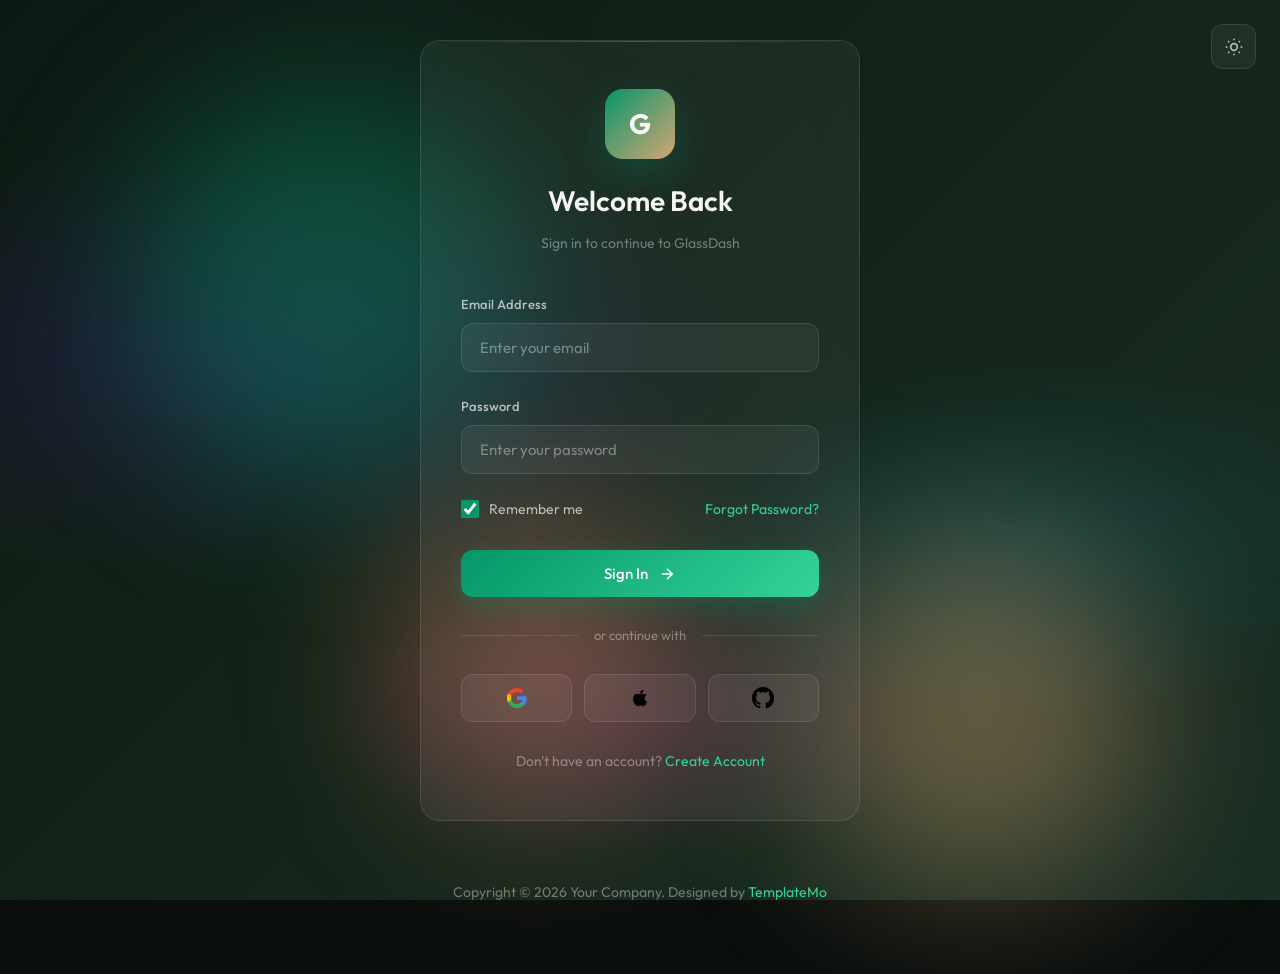
<file: admin/templatemo_607_glass_admin/login.html>
<!DOCTYPE html>
<html lang="en">
<head>
    <meta charset="UTF-8">
    <meta name="viewport" content="width=device-width, initial-scale=1.0">
    <title>Login - 3D Glassmorphism Dashboard</title>
    <meta name="description" content="3D Glassmorphism Dashboard Template by TemplateMo">
    <link rel="preconnect" href="https://fonts.googleapis.com">
    <link rel="preconnect" href="https://fonts.gstatic.com" crossorigin>
    <link href="https://fonts.googleapis.com/css2?family=Outfit:wght@300;400;500;600;700&family=Space+Mono:wght@400;700&display=swap" rel="stylesheet">
    <link rel="stylesheet" href="templatemo-glass-admin-style.css">
    <!--

TemplateMo 607 Glass Admin

https://templatemo.com/tm-607-glass-admin

-->
</head>
<body>
    <!-- Animated Background -->
    <div class="background"></div>
    <div class="orb orb-1"></div>
    <div class="orb orb-2"></div>
    <div class="orb orb-3"></div>

    <div class="login-page">
        <!-- Theme Toggle -->
        <button class="theme-toggle-float" id="theme-toggle" title="Toggle Light/Dark Mode">
            <svg class="icon-sun" viewBox="0 0 24 24" fill="none" stroke="currentColor" stroke-width="2">
                <circle cx="12" cy="12" r="4"/><path d="M12 2v2"/><path d="M12 20v2"/>
                <path d="M4.93 4.93l1.41 1.41"/><path d="M17.66 17.66l1.41 1.41"/>
                <path d="M2 12h2"/><path d="M20 12h2"/>
                <path d="M6.34 17.66l-1.41 1.41"/><path d="M19.07 4.93l-1.41 1.41"/>
            </svg>
            <svg class="icon-moon" viewBox="0 0 24 24" fill="none" stroke="currentColor" stroke-width="2" style="display: none;">
                <path d="M21 12.79A9 9 0 1 1 11.21 3 7 7 0 0 0 21 12.79z"/>
            </svg>
        </button>

        <div class="login-container">
            <div class="login-card">
                <div class="login-header">
                    <div class="login-logo">G</div>
                    <h1 class="login-title">Welcome Back</h1>
                    <p class="login-subtitle">Sign in to continue to GlassDash</p>
                </div>

                <form data-validate data-redirect="index.html">
                    <div class="form-group">
                        <label class="form-label" for="email">Email Address</label>
                        <input type="email" id="email" class="form-input" placeholder="Enter your email" required>
                    </div>

                    <div class="form-group">
                        <label class="form-label" for="password">Password</label>
                        <input type="password" id="password" class="form-input" placeholder="Enter your password" required>
                    </div>

                    <div class="form-row">
                        <label class="checkbox-label">
                            <input type="checkbox" checked>
                            Remember me
                        </label>
                        <a href="#" class="forgot-link">Forgot Password?</a>
                    </div>

                    <button type="submit" class="btn btn-primary">
                        Sign In
                        <svg width="18" height="18" viewBox="0 0 24 24" fill="none" stroke="currentColor" stroke-width="2">
                            <line x1="5" y1="12" x2="19" y2="12"/>
                            <polyline points="12 5 19 12 12 19"/>
                        </svg>
                    </button>
                </form>

                <div class="divider">
                    <span>or continue with</span>
                </div>

                <div class="social-login">
                    <button class="social-btn" title="Sign in with Google">
                        <svg viewBox="0 0 24 24" fill="currentColor">
                            <path d="M22.56 12.25c0-.78-.07-1.53-.2-2.25H12v4.26h5.92c-.26 1.37-1.04 2.53-2.21 3.31v2.77h3.57c2.08-1.92 3.28-4.74 3.28-8.09z" fill="#4285F4"/>
                            <path d="M12 23c2.97 0 5.46-.98 7.28-2.66l-3.57-2.77c-.98.66-2.23 1.06-3.71 1.06-2.86 0-5.29-1.93-6.16-4.53H2.18v2.84C3.99 20.53 7.7 23 12 23z" fill="#34A853"/>
                            <path d="M5.84 14.09c-.22-.66-.35-1.36-.35-2.09s.13-1.43.35-2.09V7.07H2.18C1.43 8.55 1 10.22 1 12s.43 3.45 1.18 4.93l2.85-2.22.81-.62z" fill="#FBBC05"/>
                            <path d="M12 5.38c1.62 0 3.06.56 4.21 1.64l3.15-3.15C17.45 2.09 14.97 1 12 1 7.7 1 3.99 3.47 2.18 7.07l3.66 2.84c.87-2.6 3.3-4.53 6.16-4.53z" fill="#EA4335"/>
                        </svg>
                    </button>
                    <button class="social-btn" title="Sign in with Apple">
                        <svg viewBox="0 0 24 24" fill="currentColor">
                            <path d="M17.05 20.28c-.98.95-2.05.8-3.08.35-1.09-.46-2.09-.48-3.24 0-1.44.62-2.2.44-3.06-.35C2.79 15.25 3.51 7.59 9.05 7.31c1.35.07 2.29.74 3.08.8 1.18-.24 2.31-.93 3.57-.84 1.51.12 2.65.72 3.4 1.8-3.12 1.87-2.38 5.98.48 7.13-.57 1.5-1.31 2.99-2.54 4.09l.01-.01zM12.03 7.25c-.15-2.23 1.66-4.07 3.74-4.25.29 2.58-2.34 4.5-3.74 4.25z"/>
                        </svg>
                    </button>
                    <button class="social-btn" title="Sign in with GitHub">
                        <svg viewBox="0 0 24 24" fill="currentColor">
                            <path d="M12 0C5.37 0 0 5.37 0 12c0 5.31 3.435 9.795 8.205 11.385.6.105.825-.255.825-.57 0-.285-.015-1.23-.015-2.235-3.015.555-3.795-.735-4.035-1.41-.135-.345-.72-1.41-1.23-1.695-.42-.225-1.02-.78-.015-.795.945-.015 1.62.87 1.845 1.23 1.08 1.815 2.805 1.305 3.495.99.105-.78.42-1.305.765-1.605-2.67-.3-5.46-1.335-5.46-5.925 0-1.305.465-2.385 1.23-3.225-.12-.3-.54-1.53.12-3.18 0 0 1.005-.315 3.3 1.23.96-.27 1.98-.405 3-.405s2.04.135 3 .405c2.295-1.56 3.3-1.23 3.3-1.23.66 1.65.24 2.88.12 3.18.765.84 1.23 1.905 1.23 3.225 0 4.605-2.805 5.625-5.475 5.925.435.375.81 1.095.81 2.22 0 1.605-.015 2.895-.015 3.3 0 .315.225.69.825.57A12.02 12.02 0 0024 12c0-6.63-5.37-12-12-12z"/>
                        </svg>
                    </button>
                </div>

                <p class="login-footer">
                    Don't have an account? <a href="register.html">Create Account</a>
                </p>
            </div>
        </div>

        <!-- Footer -->
        <footer class="site-footer">
            <p>Copyright © 2026 Your Company. Designed by <a href="https://templatemo.com" target="_blank" rel="nofollow">TemplateMo</a></p>
        </footer>
    </div>

    <script src="templatemo-glass-admin-script.js"></script>
    <!-- TemplateMo 607 Glass Admin -->
</body>
</html>
</file>
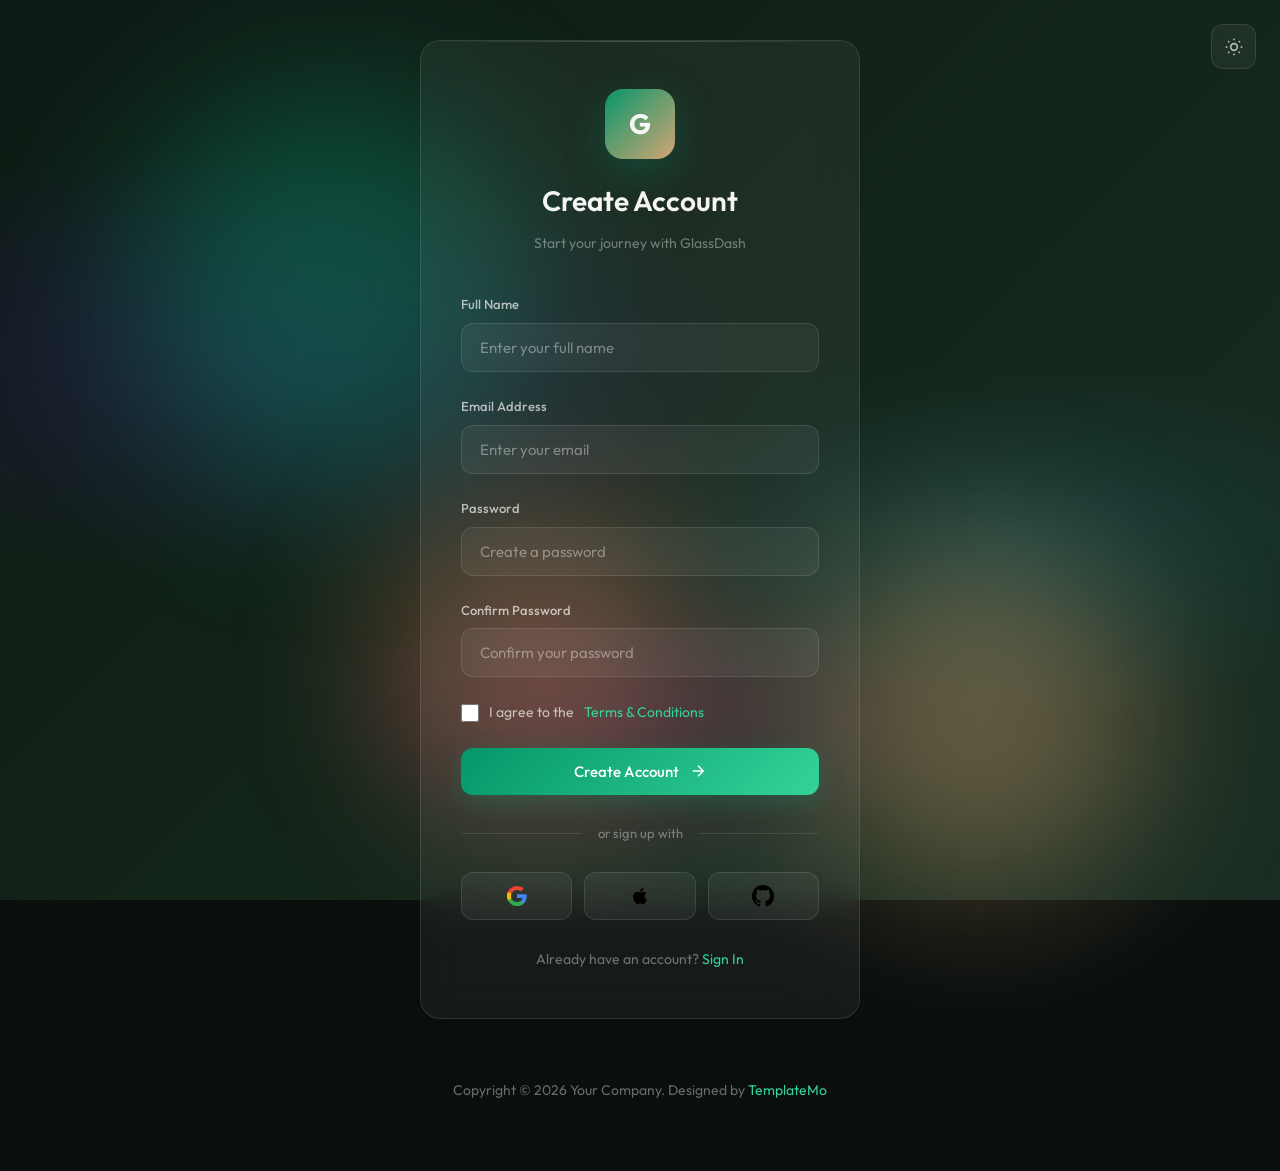
<file: admin/templatemo_607_glass_admin/register.html>
<!DOCTYPE html>
<html lang="en">
<head>
    <meta charset="UTF-8">
    <meta name="viewport" content="width=device-width, initial-scale=1.0">
    <title>Register - 3D Glassmorphism Dashboard</title>
    <meta name="description" content="3D Glassmorphism Dashboard Template by TemplateMo">
    <link rel="preconnect" href="https://fonts.googleapis.com">
    <link rel="preconnect" href="https://fonts.gstatic.com" crossorigin>
    <link href="https://fonts.googleapis.com/css2?family=Outfit:wght@300;400;500;600;700&family=Space+Mono:wght@400;700&display=swap" rel="stylesheet">
    <link rel="stylesheet" href="templatemo-glass-admin-style.css">
    <!--

TemplateMo 607 Glass Admin

https://templatemo.com/tm-607-glass-admin

-->
</head>
<body>
    <!-- Animated Background -->
    <div class="background"></div>
    <div class="orb orb-1"></div>
    <div class="orb orb-2"></div>
    <div class="orb orb-3"></div>

    <div class="login-page">
        <!-- Theme Toggle -->
        <button class="theme-toggle-float" id="theme-toggle" title="Toggle Light/Dark Mode">
            <svg class="icon-sun" viewBox="0 0 24 24" fill="none" stroke="currentColor" stroke-width="2">
                <circle cx="12" cy="12" r="4"/><path d="M12 2v2"/><path d="M12 20v2"/>
                <path d="M4.93 4.93l1.41 1.41"/><path d="M17.66 17.66l1.41 1.41"/>
                <path d="M2 12h2"/><path d="M20 12h2"/>
                <path d="M6.34 17.66l-1.41 1.41"/><path d="M19.07 4.93l-1.41 1.41"/>
            </svg>
            <svg class="icon-moon" viewBox="0 0 24 24" fill="none" stroke="currentColor" stroke-width="2" style="display: none;">
                <path d="M21 12.79A9 9 0 1 1 11.21 3 7 7 0 0 0 21 12.79z"/>
            </svg>
        </button>

        <div class="login-container">
            <div class="login-card">
                <div class="login-header">
                    <div class="login-logo">G</div>
                    <h1 class="login-title">Create Account</h1>
                    <p class="login-subtitle">Start your journey with GlassDash</p>
                </div>

                <form data-validate data-redirect="index.html">
                    <div class="form-group">
                        <label class="form-label" for="fullname">Full Name</label>
                        <input type="text" id="fullname" class="form-input" placeholder="Enter your full name" required>
                    </div>

                    <div class="form-group">
                        <label class="form-label" for="email">Email Address</label>
                        <input type="email" id="email" class="form-input" placeholder="Enter your email" required>
                    </div>

                    <div class="form-group">
                        <label class="form-label" for="password">Password</label>
                        <input type="password" id="password" class="form-input" placeholder="Create a password" required>
                    </div>

                    <div class="form-group">
                        <label class="form-label" for="confirm-password">Confirm Password</label>
                        <input type="password" id="confirm-password" class="form-input" placeholder="Confirm your password" required>
                    </div>

                    <div class="form-row" style="margin-bottom: 24px;">
                        <label class="checkbox-label">
                            <input type="checkbox" required>
                            I agree to the <a href="#" style="color: var(--emerald-light);">Terms & Conditions</a>
                        </label>
                    </div>

                    <button type="submit" class="btn btn-primary">
                        Create Account
                        <svg width="18" height="18" viewBox="0 0 24 24" fill="none" stroke="currentColor" stroke-width="2">
                            <line x1="5" y1="12" x2="19" y2="12"/>
                            <polyline points="12 5 19 12 12 19"/>
                        </svg>
                    </button>
                </form>

                <div class="divider">
                    <span>or sign up with</span>
                </div>

                <div class="social-login">
                    <button class="social-btn" title="Sign up with Google">
                        <svg viewBox="0 0 24 24" fill="currentColor">
                            <path d="M22.56 12.25c0-.78-.07-1.53-.2-2.25H12v4.26h5.92c-.26 1.37-1.04 2.53-2.21 3.31v2.77h3.57c2.08-1.92 3.28-4.74 3.28-8.09z" fill="#4285F4"/>
                            <path d="M12 23c2.97 0 5.46-.98 7.28-2.66l-3.57-2.77c-.98.66-2.23 1.06-3.71 1.06-2.86 0-5.29-1.93-6.16-4.53H2.18v2.84C3.99 20.53 7.7 23 12 23z" fill="#34A853"/>
                            <path d="M5.84 14.09c-.22-.66-.35-1.36-.35-2.09s.13-1.43.35-2.09V7.07H2.18C1.43 8.55 1 10.22 1 12s.43 3.45 1.18 4.93l2.85-2.22.81-.62z" fill="#FBBC05"/>
                            <path d="M12 5.38c1.62 0 3.06.56 4.21 1.64l3.15-3.15C17.45 2.09 14.97 1 12 1 7.7 1 3.99 3.47 2.18 7.07l3.66 2.84c.87-2.6 3.3-4.53 6.16-4.53z" fill="#EA4335"/>
                        </svg>
                    </button>
                    <button class="social-btn" title="Sign up with Apple">
                        <svg viewBox="0 0 24 24" fill="currentColor">
                            <path d="M17.05 20.28c-.98.95-2.05.8-3.08.35-1.09-.46-2.09-.48-3.24 0-1.44.62-2.2.44-3.06-.35C2.79 15.25 3.51 7.59 9.05 7.31c1.35.07 2.29.74 3.08.8 1.18-.24 2.31-.93 3.57-.84 1.51.12 2.65.72 3.4 1.8-3.12 1.87-2.38 5.98.48 7.13-.57 1.5-1.31 2.99-2.54 4.09l.01-.01zM12.03 7.25c-.15-2.23 1.66-4.07 3.74-4.25.29 2.58-2.34 4.5-3.74 4.25z"/>
                        </svg>
                    </button>
                    <button class="social-btn" title="Sign up with GitHub">
                        <svg viewBox="0 0 24 24" fill="currentColor">
                            <path d="M12 0C5.37 0 0 5.37 0 12c0 5.31 3.435 9.795 8.205 11.385.6.105.825-.255.825-.57 0-.285-.015-1.23-.015-2.235-3.015.555-3.795-.735-4.035-1.41-.135-.345-.72-1.41-1.23-1.695-.42-.225-1.02-.78-.015-.795.945-.015 1.62.87 1.845 1.23 1.08 1.815 2.805 1.305 3.495.99.105-.78.42-1.305.765-1.605-2.67-.3-5.46-1.335-5.46-5.925 0-1.305.465-2.385 1.23-3.225-.12-.3-.54-1.53.12-3.18 0 0 1.005-.315 3.3 1.23.96-.27 1.98-.405 3-.405s2.04.135 3 .405c2.295-1.56 3.3-1.23 3.3-1.23.66 1.65.24 2.88.12 3.18.765.84 1.23 1.905 1.23 3.225 0 4.605-2.805 5.625-5.475 5.925.435.375.81 1.095.81 2.22 0 1.605-.015 2.895-.015 3.3 0 .315.225.69.825.57A12.02 12.02 0 0024 12c0-6.63-5.37-12-12-12z"/>
                        </svg>
                    </button>
                </div>

                <p class="login-footer">
                    Already have an account? <a href="login.html">Sign In</a>
                </p>
            </div>
        </div>

        <!-- Footer -->
        <footer class="site-footer">
            <p>Copyright © 2026 Your Company. Designed by <a href="https://templatemo.com" target="_blank" rel="nofollow">TemplateMo</a></p>
        </footer>
    </div>

    <script src="templatemo-glass-admin-script.js"></script>
    <!-- TemplateMo 607 Glass Admin -->
</body>
</html>
</file>
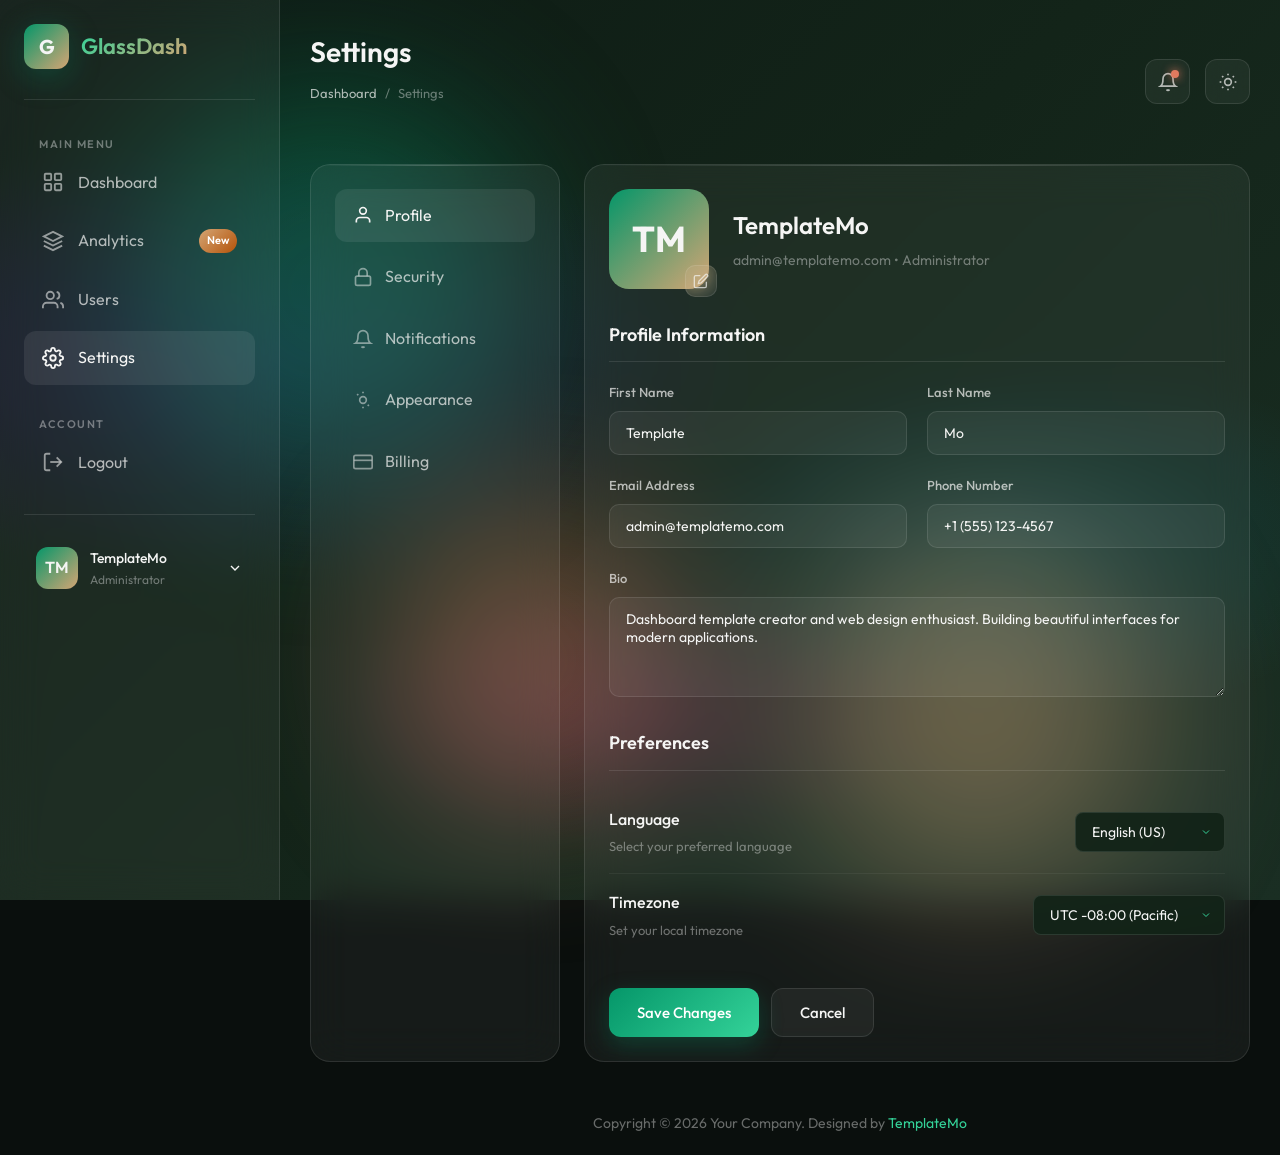
<file: admin/templatemo_607_glass_admin/settings.html>
<!DOCTYPE html>
<html lang="en">
<head>
    <meta charset="UTF-8">
    <meta name="viewport" content="width=device-width, initial-scale=1.0">
    <title>Settings - 3D Glassmorphism Dashboard</title>
    <meta name="description" content="3D Glassmorphism Dashboard Template by TemplateMo">
    <link rel="preconnect" href="https://fonts.googleapis.com">
    <link rel="preconnect" href="https://fonts.gstatic.com" crossorigin>
    <link href="https://fonts.googleapis.com/css2?family=Outfit:wght@300;400;500;600;700&family=Space+Mono:wght@400;700&display=swap" rel="stylesheet">
    <link rel="stylesheet" href="templatemo-glass-admin-style.css">
    <!--

TemplateMo 607 Glass Admin

https://templatemo.com/tm-607-glass-admin

-->
</head>
<body>
    <!-- Animated Background -->
    <div class="background"></div>
    <div class="orb orb-1"></div>
    <div class="orb orb-2"></div>
    <div class="orb orb-3"></div>

    <div class="dashboard">
        <!-- Sidebar -->
        <aside class="sidebar" id="sidebar">
            <div class="sidebar-header">
                <div class="logo">G</div>
                <span class="logo-text">GlassDash</span>
            </div>

            <ul class="nav-menu">
                <li class="nav-section">
                    <span class="nav-section-title">Main Menu</span>
                    <ul>
                        <li class="nav-item">
                            <a href="index.html" class="nav-link">
                                <svg class="nav-icon" viewBox="0 0 24 24" fill="none" stroke="currentColor" stroke-width="2">
                                    <rect x="3" y="3" width="7" height="7" rx="1"/><rect x="14" y="3" width="7" height="7" rx="1"/>
                                    <rect x="3" y="14" width="7" height="7" rx="1"/><rect x="14" y="14" width="7" height="7" rx="1"/>
                                </svg>
                                Dashboard
                            </a>
                        </li>
                        <li class="nav-item">
                            <a href="analytics.html" class="nav-link">
                                <svg class="nav-icon" viewBox="0 0 24 24" fill="none" stroke="currentColor" stroke-width="2">
                                    <path d="M12 2L2 7l10 5 10-5-10-5z"/><path d="M2 17l10 5 10-5"/><path d="M2 12l10 5 10-5"/>
                                </svg>
                                Analytics
                                <span class="nav-badge">New</span>
                            </a>
                        </li>
                        <li class="nav-item">
                            <a href="users.html" class="nav-link">
                                <svg class="nav-icon" viewBox="0 0 24 24" fill="none" stroke="currentColor" stroke-width="2">
                                    <path d="M17 21v-2a4 4 0 0 0-4-4H5a4 4 0 0 0-4 4v2"/><circle cx="9" cy="7" r="4"/>
                                    <path d="M23 21v-2a4 4 0 0 0-3-3.87"/><path d="M16 3.13a4 4 0 0 1 0 7.75"/>
                                </svg>
                                Users
                            </a>
                        </li>
                        <li class="nav-item">
                            <a href="settings.html" class="nav-link active">
                                <svg class="nav-icon" viewBox="0 0 24 24" fill="none" stroke="currentColor" stroke-width="2">
                                    <circle cx="12" cy="12" r="3"/>
                                    <path d="M19.4 15a1.65 1.65 0 0 0 .33 1.82l.06.06a2 2 0 0 1 0 2.83 2 2 0 0 1-2.83 0l-.06-.06a1.65 1.65 0 0 0-1.82-.33 1.65 1.65 0 0 0-1 1.51V21a2 2 0 0 1-2 2 2 2 0 0 1-2-2v-.09A1.65 1.65 0 0 0 9 19.4a1.65 1.65 0 0 0-1.82.33l-.06.06a2 2 0 0 1-2.83 0 2 2 0 0 1 0-2.83l.06-.06a1.65 1.65 0 0 0 .33-1.82 1.65 1.65 0 0 0-1.51-1H3a2 2 0 0 1-2-2 2 2 0 0 1 2-2h.09A1.65 1.65 0 0 0 4.6 9a1.65 1.65 0 0 0-.33-1.82l-.06-.06a2 2 0 0 1 0-2.83 2 2 0 0 1 2.83 0l.06.06a1.65 1.65 0 0 0 1.82.33H9a1.65 1.65 0 0 0 1-1.51V3a2 2 0 0 1 2-2 2 2 0 0 1 2 2v.09a1.65 1.65 0 0 0 1 1.51 1.65 1.65 0 0 0 1.82-.33l.06-.06a2 2 0 0 1 2.83 0 2 2 0 0 1 0 2.83l-.06.06a1.65 1.65 0 0 0-.33 1.82V9a1.65 1.65 0 0 0 1.51 1H21a2 2 0 0 1 2 2 2 2 0 0 1-2 2h-.09a1.65 1.65 0 0 0-1.51 1z"/>
                                </svg>
                                Settings
                            </a>
                        </li>
                    </ul>
                </li>

                <li class="nav-section">
                    <span class="nav-section-title">Account</span>
                    <ul>
                        <li class="nav-item">
                            <a href="login.html" class="nav-link">
                                <svg class="nav-icon" viewBox="0 0 24 24" fill="none" stroke="currentColor" stroke-width="2">
                                    <path d="M9 21H5a2 2 0 0 1-2-2V5a2 2 0 0 1 2-2h4"/>
                                    <polyline points="16 17 21 12 16 7"/><line x1="21" y1="12" x2="9" y2="12"/>
                                </svg>
                                Logout
                            </a>
                        </li>
                    </ul>
                </li>
            </ul>

            <div class="sidebar-footer">
                <div class="user-profile">
                    <div class="user-avatar">TM</div>
                    <div class="user-info">
                        <div class="user-name">TemplateMo</div>
                        <div class="user-role">Administrator</div>
                    </div>
                    <svg width="16" height="16" viewBox="0 0 24 24" fill="none" stroke="currentColor" stroke-width="2">
                        <polyline points="6 9 12 15 18 9"/>
                    </svg>
                </div>
            </div>
        </aside>

        <!-- Main Content -->
        <main class="main-content">
            <!-- Top Navbar -->
            <nav class="navbar">
                <div class="page-header">
                    <h1 class="page-title">Settings</h1>
                    <div class="page-breadcrumb">
                        <a href="index.html">Dashboard</a>
                        <span>/</span>
                        <span>Settings</span>
                    </div>
                </div>
                <div class="navbar-right">
                    <button class="nav-btn">
                        <svg viewBox="0 0 24 24" fill="none" stroke="currentColor" stroke-width="2">
                            <path d="M18 8A6 6 0 0 0 6 8c0 7-3 9-3 9h18s-3-2-3-9"/><path d="M13.73 21a2 2 0 0 1-3.46 0"/>
                        </svg>
                        <span class="notification-dot"></span>
                    </button>
                    <button class="nav-btn" id="theme-toggle" title="Toggle Light/Dark Mode">
                        <svg class="icon-sun" viewBox="0 0 24 24" fill="none" stroke="currentColor" stroke-width="2">
                            <circle cx="12" cy="12" r="4"/><path d="M12 2v2"/><path d="M12 20v2"/>
                            <path d="M4.93 4.93l1.41 1.41"/><path d="M17.66 17.66l1.41 1.41"/>
                            <path d="M2 12h2"/><path d="M20 12h2"/>
                            <path d="M6.34 17.66l-1.41 1.41"/><path d="M19.07 4.93l-1.41 1.41"/>
                        </svg>
                        <svg class="icon-moon" viewBox="0 0 24 24" fill="none" stroke="currentColor" stroke-width="2" style="display: none;">
                            <path d="M21 12.79A9 9 0 1 1 11.21 3 7 7 0 0 0 21 12.79z"/>
                        </svg>
                    </button>
                </div>
            </nav>

            <!-- Settings Content -->
            <div class="settings-grid">
                <!-- Settings Navigation -->
                <div class="glass-card settings-nav-card">
                    <ul class="settings-nav">
                        <li class="settings-nav-item">
                            <a href="#" class="settings-nav-link active" data-tab="profile">
                                <svg viewBox="0 0 24 24" fill="none" stroke="currentColor" stroke-width="2">
                                    <path d="M20 21v-2a4 4 0 0 0-4-4H8a4 4 0 0 0-4 4v2"/><circle cx="12" cy="7" r="4"/>
                                </svg>
                                Profile
                            </a>
                        </li>
                        <li class="settings-nav-item">
                            <a href="#" class="settings-nav-link" data-tab="security">
                                <svg viewBox="0 0 24 24" fill="none" stroke="currentColor" stroke-width="2">
                                    <rect x="3" y="11" width="18" height="11" rx="2"/><path d="M7 11V7a5 5 0 0 1 10 0v4"/>
                                </svg>
                                Security
                            </a>
                        </li>
                        <li class="settings-nav-item">
                            <a href="#" class="settings-nav-link" data-tab="notifications">
                                <svg viewBox="0 0 24 24" fill="none" stroke="currentColor" stroke-width="2">
                                    <path d="M18 8A6 6 0 0 0 6 8c0 7-3 9-3 9h18s-3-2-3-9"/><path d="M13.73 21a2 2 0 0 1-3.46 0"/>
                                </svg>
                                Notifications
                            </a>
                        </li>
                        <li class="settings-nav-item">
                            <a href="#" class="settings-nav-link" data-tab="appearance">
                                <svg viewBox="0 0 24 24" fill="none" stroke="currentColor" stroke-width="2">
                                    <circle cx="12" cy="12" r="4"/><path d="M12 2v2"/><path d="M12 20v2"/>
                                    <path d="M4.93 4.93l1.41 1.41"/><path d="M17.66 17.66l1.41 1.41"/>
                                </svg>
                                Appearance
                            </a>
                        </li>
                        <li class="settings-nav-item">
                            <a href="#" class="settings-nav-link" data-tab="billing">
                                <svg viewBox="0 0 24 24" fill="none" stroke="currentColor" stroke-width="2">
                                    <rect x="1" y="4" width="22" height="16" rx="2"/><line x1="1" y1="10" x2="23" y2="10"/>
                                </svg>
                                Billing
                            </a>
                        </li>
                    </ul>
                </div>

                <!-- Settings Content -->
                <div class="glass-card">
                    <!-- Profile Tab -->
                    <div class="settings-tab-content active" id="tab-profile">
                        <div class="profile-header">
                            <div class="profile-avatar-large">
                                TM
                                <div class="profile-avatar-edit">
                                    <svg viewBox="0 0 24 24" fill="none" stroke="currentColor" stroke-width="2">
                                        <path d="M11 4H4a2 2 0 0 0-2 2v14a2 2 0 0 0 2 2h14a2 2 0 0 0 2-2v-7"/>
                                        <path d="M18.5 2.5a2.121 2.121 0 0 1 3 3L12 15l-4 1 1-4 9.5-9.5z"/>
                                    </svg>
                                </div>
                            </div>
                            <div class="profile-info">
                                <h2>TemplateMo</h2>
                                <p>admin@templatemo.com • Administrator</p>
                            </div>
                        </div>

                        <div class="settings-section">
                            <h3 class="settings-section-title">Profile Information</h3>
                            <div class="form-grid">
                                <div class="form-group-settings">
                                    <label>First Name</label>
                                    <input type="text" value="Template">
                                </div>
                                <div class="form-group-settings">
                                    <label>Last Name</label>
                                    <input type="text" value="Mo">
                                </div>
                                <div class="form-group-settings">
                                    <label>Email Address</label>
                                    <input type="email" value="admin@templatemo.com">
                                </div>
                                <div class="form-group-settings">
                                    <label>Phone Number</label>
                                    <input type="tel" value="+1 (555) 123-4567">
                                </div>
                                <div class="form-group-settings full-width">
                                    <label>Bio</label>
                                    <textarea>Dashboard template creator and web design enthusiast. Building beautiful interfaces for modern applications.</textarea>
                                </div>
                            </div>
                        </div>

                        <div class="settings-section">
                            <h3 class="settings-section-title">Preferences</h3>
                            <div class="settings-row">
                                <div class="settings-label">
                                    <span class="settings-label-title">Language</span>
                                    <span class="settings-label-desc">Select your preferred language</span>
                                </div>
                                <select class="settings-select">
                                    <option>English (US)</option>
                                    <option>English (UK)</option>
                                    <option>Spanish</option>
                                    <option>French</option>
                                    <option>German</option>
                                </select>
                            </div>
                            <div class="settings-row">
                                <div class="settings-label">
                                    <span class="settings-label-title">Timezone</span>
                                    <span class="settings-label-desc">Set your local timezone</span>
                                </div>
                                <select class="settings-select">
                                    <option>UTC -08:00 (Pacific)</option>
                                    <option>UTC -05:00 (Eastern)</option>
                                    <option>UTC +00:00 (London)</option>
                                    <option>UTC +01:00 (Berlin)</option>
                                    <option>UTC +09:00 (Tokyo)</option>
                                </select>
                            </div>
                        </div>

                        <div class="btn-group">
                            <button class="btn btn-primary" style="width: auto;">Save Changes</button>
                            <button class="btn btn-secondary" style="width: auto;">Cancel</button>
                        </div>
                    </div>

                    <!-- Security Tab -->
                    <div class="settings-tab-content" id="tab-security">
                        <div class="settings-section">
                            <h3 class="settings-section-title">Change Password</h3>
                            <div class="form-grid">
                                <div class="form-group-settings full-width">
                                    <label>Current Password</label>
                                    <input type="password" placeholder="Enter current password">
                                </div>
                                <div class="form-group-settings">
                                    <label>New Password</label>
                                    <input type="password" placeholder="Enter new password">
                                </div>
                                <div class="form-group-settings">
                                    <label>Confirm New Password</label>
                                    <input type="password" placeholder="Confirm new password">
                                </div>
                            </div>
                        </div>

                        <div class="settings-section">
                            <h3 class="settings-section-title">Two-Factor Authentication</h3>
                            <div class="settings-row">
                                <div class="settings-label">
                                    <span class="settings-label-title">Enable 2FA</span>
                                    <span class="settings-label-desc">Add an extra layer of security to your account</span>
                                </div>
                                <label class="toggle-switch">
                                    <input type="checkbox">
                                    <span class="toggle-slider"></span>
                                </label>
                            </div>
                            <div class="settings-row">
                                <div class="settings-label">
                                    <span class="settings-label-title">SMS Authentication</span>
                                    <span class="settings-label-desc">Receive codes via SMS</span>
                                </div>
                                <label class="toggle-switch">
                                    <input type="checkbox" checked>
                                    <span class="toggle-slider"></span>
                                </label>
                            </div>
                            <div class="settings-row">
                                <div class="settings-label">
                                    <span class="settings-label-title">Authenticator App</span>
                                    <span class="settings-label-desc">Use Google Authenticator or similar</span>
                                </div>
                                <label class="toggle-switch">
                                    <input type="checkbox">
                                    <span class="toggle-slider"></span>
                                </label>
                            </div>
                        </div>

                        <div class="settings-section">
                            <h3 class="settings-section-title">Active Sessions</h3>
                            <div class="settings-row">
                                <div class="settings-label">
                                    <span class="settings-label-title">Chrome on MacOS</span>
                                    <span class="settings-label-desc">San Francisco, CA • Current session</span>
                                </div>
                                <span class="status-badge completed">Active</span>
                            </div>
                            <div class="settings-row">
                                <div class="settings-label">
                                    <span class="settings-label-title">Safari on iPhone</span>
                                    <span class="settings-label-desc">San Francisco, CA • 2 hours ago</span>
                                </div>
                                <button class="card-btn" style="padding: 6px 12px;">Revoke</button>
                            </div>
                            <div class="settings-row">
                                <div class="settings-label">
                                    <span class="settings-label-title">Firefox on Windows</span>
                                    <span class="settings-label-desc">New York, NY • 3 days ago</span>
                                </div>
                                <button class="card-btn" style="padding: 6px 12px;">Revoke</button>
                            </div>
                        </div>

                        <div class="btn-group">
                            <button class="btn btn-primary" style="width: auto;">Update Password</button>
                            <button class="btn btn-secondary" style="width: auto;">Cancel</button>
                        </div>
                    </div>

                    <!-- Notifications Tab -->
                    <div class="settings-tab-content" id="tab-notifications">
                        <div class="settings-section">
                            <h3 class="settings-section-title">Email Notifications</h3>
                            <div class="settings-row">
                                <div class="settings-label">
                                    <span class="settings-label-title">Account Activity</span>
                                    <span class="settings-label-desc">Get notified about sign-ins and security changes</span>
                                </div>
                                <label class="toggle-switch">
                                    <input type="checkbox" checked>
                                    <span class="toggle-slider"></span>
                                </label>
                            </div>
                            <div class="settings-row">
                                <div class="settings-label">
                                    <span class="settings-label-title">New Features</span>
                                    <span class="settings-label-desc">Learn about new features and updates</span>
                                </div>
                                <label class="toggle-switch">
                                    <input type="checkbox" checked>
                                    <span class="toggle-slider"></span>
                                </label>
                            </div>
                            <div class="settings-row">
                                <div class="settings-label">
                                    <span class="settings-label-title">Weekly Reports</span>
                                    <span class="settings-label-desc">Receive weekly analytics summary</span>
                                </div>
                                <label class="toggle-switch">
                                    <input type="checkbox">
                                    <span class="toggle-slider"></span>
                                </label>
                            </div>
                            <div class="settings-row">
                                <div class="settings-label">
                                    <span class="settings-label-title">Marketing Emails</span>
                                    <span class="settings-label-desc">Receive news about promotions and offers</span>
                                </div>
                                <label class="toggle-switch">
                                    <input type="checkbox">
                                    <span class="toggle-slider"></span>
                                </label>
                            </div>
                        </div>

                        <div class="settings-section">
                            <h3 class="settings-section-title">Push Notifications</h3>
                            <div class="settings-row">
                                <div class="settings-label">
                                    <span class="settings-label-title">Desktop Notifications</span>
                                    <span class="settings-label-desc">Show notifications on your desktop</span>
                                </div>
                                <label class="toggle-switch">
                                    <input type="checkbox" checked>
                                    <span class="toggle-slider"></span>
                                </label>
                            </div>
                            <div class="settings-row">
                                <div class="settings-label">
                                    <span class="settings-label-title">Mobile Push</span>
                                    <span class="settings-label-desc">Receive push notifications on mobile</span>
                                </div>
                                <label class="toggle-switch">
                                    <input type="checkbox" checked>
                                    <span class="toggle-slider"></span>
                                </label>
                            </div>
                            <div class="settings-row">
                                <div class="settings-label">
                                    <span class="settings-label-title">Sound</span>
                                    <span class="settings-label-desc">Play sound for notifications</span>
                                </div>
                                <label class="toggle-switch">
                                    <input type="checkbox">
                                    <span class="toggle-slider"></span>
                                </label>
                            </div>
                        </div>

                        <div class="btn-group">
                            <button class="btn btn-primary" style="width: auto;">Save Preferences</button>
                            <button class="btn btn-secondary" style="width: auto;">Reset to Default</button>
                        </div>
                    </div>

                    <!-- Appearance Tab -->
                    <div class="settings-tab-content" id="tab-appearance">
                        <div class="settings-section">
                            <h3 class="settings-section-title">Theme</h3>
                            <div class="settings-row">
                                <div class="settings-label">
                                    <span class="settings-label-title">Color Mode</span>
                                    <span class="settings-label-desc">Choose your preferred color mode</span>
                                </div>
                                <select class="settings-select" id="theme-select">
                                    <option value="dark">Dark Mode</option>
                                    <option value="light">Light Mode</option>
                                    <option value="system">System Default</option>
                                </select>
                            </div>
                            <div class="settings-row">
                                <div class="settings-label">
                                    <span class="settings-label-title">Accent Color</span>
                                    <span class="settings-label-desc">Choose your preferred accent color</span>
                                </div>
                                <select class="settings-select">
                                    <option>Emerald (Default)</option>
                                    <option>Blue</option>
                                    <option>Purple</option>
                                    <option>Orange</option>
                                    <option>Pink</option>
                                </select>
                            </div>
                        </div>

                        <div class="settings-section">
                            <h3 class="settings-section-title">Display</h3>
                            <div class="settings-row">
                                <div class="settings-label">
                                    <span class="settings-label-title">Compact Mode</span>
                                    <span class="settings-label-desc">Reduce spacing for more content</span>
                                </div>
                                <label class="toggle-switch">
                                    <input type="checkbox">
                                    <span class="toggle-slider"></span>
                                </label>
                            </div>
                            <div class="settings-row">
                                <div class="settings-label">
                                    <span class="settings-label-title">Animations</span>
                                    <span class="settings-label-desc">Enable smooth animations and transitions</span>
                                </div>
                                <label class="toggle-switch">
                                    <input type="checkbox" checked>
                                    <span class="toggle-slider"></span>
                                </label>
                            </div>
                            <div class="settings-row">
                                <div class="settings-label">
                                    <span class="settings-label-title">Blur Effects</span>
                                    <span class="settings-label-desc">Enable glassmorphism blur effects</span>
                                </div>
                                <label class="toggle-switch">
                                    <input type="checkbox" checked>
                                    <span class="toggle-slider"></span>
                                </label>
                            </div>
                            <div class="settings-row">
                                <div class="settings-label">
                                    <span class="settings-label-title">Floating Orbs</span>
                                    <span class="settings-label-desc">Show animated background orbs</span>
                                </div>
                                <label class="toggle-switch">
                                    <input type="checkbox" checked>
                                    <span class="toggle-slider"></span>
                                </label>
                            </div>
                        </div>

                        <div class="btn-group">
                            <button class="btn btn-primary" style="width: auto;">Apply Changes</button>
                            <button class="btn btn-secondary" style="width: auto;">Reset to Default</button>
                        </div>
                    </div>

                    <!-- Billing Tab -->
                    <div class="settings-tab-content" id="tab-billing">
                        <div class="settings-section">
                            <h3 class="settings-section-title">Current Plan</h3>
                            <div class="billing-plan-card" style="background: linear-gradient(135deg, rgba(5, 150, 105, 0.15), rgba(212, 165, 116, 0.15)); padding: 24px; border-radius: 16px; margin-bottom: 20px; border: 1px solid var(--glass-border);">
                                <div style="display: flex; justify-content: space-between; align-items: center; margin-bottom: 16px;">
                                    <div>
                                        <h4 style="font-size: 20px; font-weight: 600; margin-bottom: 4px;">Pro Plan</h4>
                                        <p style="color: var(--text-muted); font-size: 14px;">Billed monthly</p>
                                    </div>
                                    <div style="text-align: right;">
                                        <span style="font-family: 'Space Mono', monospace; font-size: 32px; font-weight: 700;">$29</span>
                                        <span style="color: var(--text-muted);">/month</span>
                                    </div>
                                </div>
                                <div style="display: flex; gap: 12px;">
                                    <button class="btn btn-primary" style="width: auto; padding: 10px 20px;">Upgrade Plan</button>
                                    <button class="btn btn-secondary" style="width: auto; padding: 10px 20px;">Cancel Subscription</button>
                                </div>
                            </div>
                        </div>

                        <div class="settings-section">
                            <h3 class="settings-section-title">Payment Method</h3>
                            <div class="settings-row">
                                <div class="settings-label" style="display: flex; align-items: center; gap: 16px;">
                                    <div style="width: 48px; height: 32px; background: linear-gradient(135deg, #1a1f71, #00579f); border-radius: 6px; display: flex; align-items: center; justify-content: center;">
                                        <span style="color: white; font-size: 10px; font-weight: bold;">VISA</span>
                                    </div>
                                    <div>
                                        <span class="settings-label-title">Visa ending in 4242</span>
                                        <span class="settings-label-desc">Expires 12/2026</span>
                                    </div>
                                </div>
                                <button class="card-btn" style="padding: 6px 12px;">Edit</button>
                            </div>
                            <div style="margin-top: 16px;">
                                <button class="btn btn-secondary" style="width: auto; padding: 10px 20px;">
                                    <svg width="16" height="16" viewBox="0 0 24 24" fill="none" stroke="currentColor" stroke-width="2" style="margin-right: 8px;">
                                        <line x1="12" y1="5" x2="12" y2="19"/><line x1="5" y1="12" x2="19" y2="12"/>
                                    </svg>
                                    Add Payment Method
                                </button>
                            </div>
                        </div>

                        <div class="settings-section">
                            <h3 class="settings-section-title">Billing History</h3>
                            <div class="table-wrapper" style="margin: 0;">
                                <table class="data-table" style="min-width: 100%;">
                                    <thead>
                                        <tr>
                                            <th>Date</th>
                                            <th>Description</th>
                                            <th>Amount</th>
                                            <th>Status</th>
                                            <th>Invoice</th>
                                        </tr>
                                    </thead>
                                    <tbody>
                                        <tr>
                                            <td>Jan 1, 2025</td>
                                            <td>Pro Plan - Monthly</td>
                                            <td><span class="table-amount">$29.00</span></td>
                                            <td><span class="status-badge completed">Paid</span></td>
                                            <td><a href="#" style="color: var(--emerald-light);">Download</a></td>
                                        </tr>
                                        <tr>
                                            <td>Dec 1, 2024</td>
                                            <td>Pro Plan - Monthly</td>
                                            <td><span class="table-amount">$29.00</span></td>
                                            <td><span class="status-badge completed">Paid</span></td>
                                            <td><a href="#" style="color: var(--emerald-light);">Download</a></td>
                                        </tr>
                                        <tr>
                                            <td>Nov 1, 2024</td>
                                            <td>Pro Plan - Monthly</td>
                                            <td><span class="table-amount">$29.00</span></td>
                                            <td><span class="status-badge completed">Paid</span></td>
                                            <td><a href="#" style="color: var(--emerald-light);">Download</a></td>
                                        </tr>
                                    </tbody>
                                </table>
                            </div>
                        </div>
                    </div>
                </div>
            </div>
        </main>
    </div>

    <!-- Mobile Menu Toggle -->
    <button class="mobile-menu-toggle">
        <svg viewBox="0 0 24 24" fill="none" stroke="currentColor" stroke-width="2">
            <line x1="3" y1="12" x2="21" y2="12"/><line x1="3" y1="6" x2="21" y2="6"/><line x1="3" y1="18" x2="21" y2="18"/>
        </svg>
    </button>

    <!-- Footer -->
    <footer class="site-footer">
        <p>Copyright © 2026 Your Company. Designed by <a href="https://templatemo.com" target="_blank" rel="nofollow">TemplateMo</a></p>
    </footer>

    <script src="templatemo-glass-admin-script.js"></script>
    <!-- TemplateMo 607 Glass Admin -->
</body>
</html>
</file>
<file: login/style.css>
@import url('https://fonts.googleapis.com/css?family=Poppins&display=swap');
*{
  margin: 0;
  padding: 0;
  font-family: 'Poppins',sans-serif;
}
body{
  display: flex;
  height: 100vh;
  text-align: center;
  align-items: center;
  justify-content: center;
  background: #151515;
}
.login-form{
  position: relative;
  width: 370px;
  height: auto;
  background: #1b1b1b;
  padding: 40px 35px 60px;
  box-sizing: border-box;
  border: 1px solid black;
  border-radius: 5px;
  box-shadow: inset 0 0 1px #272727;
}
.text{
  font-size: 30px;
  color: #c7c7c7;
  font-weight: 600;
  letter-spacing: 2px;
}
form{
  margin-top: 40px;
}
form .field{
  margin-top: 20px;
  display: flex;
}
.field .fas{
  height: 50px;
  width: 60px;
  color: #868686;
  font-size: 20px;
  line-height: 50px;
  border: 1px solid #444;
  border-right: none;
  border-radius: 5px 0 0 5px;
  background: linear-gradient(#333,#222);
}
.field input,form button{
  height: 50px;
  width: 100%;
  outline: none;
  font-size: 19px;
  color: #868686;
  padding: 0 15px;
  border-radius: 0 5px 5px 0;
  border: 1px solid #444;
  caret-color: #339933;
  background: linear-gradient(#333,#222);
}
input:focus{
  color: #339933;
  box-shadow: 0 0 5px rgba(0,255,0,.2),
              inset 0 0 5px rgba(0,255,0,.1);
  background: linear-gradient(#333933,#222922);
  animation: glow .8s ease-out infinite alternate;
}
@keyframes glow {
   0%{
    border-color: #339933;
    box-shadow: 0 0 5px rgba(0,255,0,.2),
                inset 0 0 5px rgba(0,0,0,.1);
  }
   100%{
    border-color: #6f6;
    box-shadow: 0 0 20px rgba(0,255,0,.6),
                inset 0 0 10px rgba(0,255,0,.4);
  }
}
button{
  margin-top: 30px;
  border-radius: 5px!important;
  font-weight: 600;
  letter-spacing: 1px;
  cursor: pointer;
}
button:hover{
  color: #339933;
  border: 1px solid #339933;
  box-shadow: 0 0 5px rgba(0,255,0,.3),
              0 0 10px rgba(0,255,0,.2),
              0 0 15px rgba(0,255,0,.1),
              0 2px 0 black;
}
.link{
  margin-top: 25px;
  color: #868686;
}
.link a{
  color: #339933;
  text-decoration: none;
}
.link a:hover{
  text-decoration: underline;
}

/* ==========================================================================
   KODE TAMBAHAN LKPD NOMOR 10 - NOTIFIKASI ALERT ESTETIK (TEKS HITAM)
   ========================================================================== */
.alert {
    background: #e44e4e; /* Warna latar belakang kotak (Merah) */
    color: #000000;      /* WARNA TULISAN DIGANTI JADI HITAM PEKAT */
    padding: 10px;
    text-align: center;
    border: 1px solid #b32929;
    border-radius: 5px;
    margin-bottom: 15px;
    font-family: 'Poppins', sans-serif;
    font-size: 14px;
    font-weight: bold;   /* Ditambah agar tulisan hitamnya lebih tebal dan jelas */
}

#message {
    width: 100%;
}
</file>
<file: admin/templatemo_607_glass_admin/templatemo-glass-admin-style.css>
/* ============================================
   TemplateMo 3D Glassmorphism Dashboard
   https://templatemo.com
   CSS Stylesheet
============================================ */

/* ============================================
   CSS CUSTOM PROPERTIES
============================================ */
:root {
    /* Primary Colors - Emerald & Gold Luxury */
    --emerald: #059669;
    --emerald-light: #34d399;
    --gold: #d4a574;
    --gold-light: #e8c9a0;
    --amber: #b45309;
    --cream: #fef3e2;
    
    /* Accent Colors */
    --coral: #e07a5f;
    --slate: #475569;
    
    /* Glass Colors */
    --glass-bg: rgba(255, 255, 255, 0.05);
    --glass-border: rgba(255, 255, 255, 0.1);
    --glass-shadow: rgba(0, 0, 0, 0.3);
    --glass-hover: rgba(255, 255, 255, 0.08);
    
    /* Background - Deep Forest */
    --bg-dark: #0a0f0d;
    --bg-gradient-1: #0d1a14;
    --bg-gradient-2: #132419;
    --bg-gradient-3: #1a2e23;
    
    /* Text */
    --text-primary: #f5f5f4;
    --text-secondary: rgba(245, 245, 244, 0.7);
    --text-muted: rgba(245, 245, 244, 0.4);
    
    /* Status Colors */
    --success: #22c55e;
    --warning: #eab308;
    --danger: #dc2626;
    --info: #0ea5e9;
    
    /* Spacing */
    --sidebar-width: 280px;
    --navbar-height: 70px;
    --border-radius: 20px;
    --card-padding: 24px;
    
    /* Transitions */
    --transition-fast: 0.2s ease;
    --transition-normal: 0.3s ease;
    --transition-slow: 0.5s ease;
}

/* Light Mode */
[data-theme="light"] {
    /* Glass Colors - Light */
    --glass-bg: rgba(255, 255, 255, 0.6);
    --glass-border: rgba(0, 0, 0, 0.1);
    --glass-shadow: rgba(0, 0, 0, 0.1);
    --glass-hover: rgba(255, 255, 255, 0.8);
    
    /* Background - Light */
    --bg-dark: #f5f5f0;
    --bg-gradient-1: #e8f5e9;
    --bg-gradient-2: #f1f8e9;
    --bg-gradient-3: #fefefe;
    
    /* Text - Light */
    --text-primary: #1a1a1a;
    --text-secondary: rgba(26, 26, 26, 0.7);
    --text-muted: rgba(26, 26, 26, 0.5);
}

[data-theme="light"] .orb {
    opacity: 0.15;
}

[data-theme="light"] .glass-card::before {
    background: linear-gradient(90deg, transparent, rgba(0,0,0,0.05), transparent);
}

[data-theme="light"] .stat-value {
    background: linear-gradient(135deg, var(--text-primary), var(--text-secondary));
    -webkit-background-clip: text;
    background-clip: text;
}

[data-theme="light"] .table-wrapper::-webkit-scrollbar-track {
    background: rgba(0, 0, 0, 0.05);
}

[data-theme="light"] .chart-wrapper::-webkit-scrollbar-track {
    background: rgba(0, 0, 0, 0.05);
}

[data-theme="light"] .activity-list::-webkit-scrollbar-thumb {
    background: var(--glass-border);
}

/* ============================================
   RESET & BASE STYLES
============================================ */
*, *::before, *::after {
    margin: 0;
    padding: 0;
    box-sizing: border-box;
}

html {
    scroll-behavior: smooth;
}

body {
    font-family: 'Outfit', sans-serif;
    background: var(--bg-dark);
    color: var(--text-primary);
    min-height: 100vh;
    overflow-x: hidden;
    line-height: 1.6;
}

a {
    text-decoration: none;
    color: inherit;
}

/* ============================================
   ANIMATED BACKGROUND
============================================ */
.background {
    position: fixed;
    top: 0;
    left: 0;
    width: 100%;
    height: 100%;
    z-index: -2;
    background: linear-gradient(135deg, var(--bg-gradient-1) 0%, var(--bg-gradient-2) 50%, var(--bg-gradient-3) 100%);
}

.background::before {
    content: '';
    position: absolute;
    top: 0;
    left: 0;
    width: 100%;
    height: 100%;
    background: 
        radial-gradient(ellipse 80% 50% at 20% 40%, rgba(120, 0, 255, 0.15) 0%, transparent 50%),
        radial-gradient(ellipse 60% 40% at 80% 60%, rgba(0, 200, 255, 0.12) 0%, transparent 50%),
        radial-gradient(ellipse 50% 30% at 50% 80%, rgba(255, 0, 200, 0.1) 0%, transparent 50%);
}

/* Floating Orbs */
.orb {
    position: fixed;
    border-radius: 50%;
    filter: blur(80px);
    opacity: 0.4;
    z-index: -1;
    animation: float 20s ease-in-out infinite;
}

.orb-1 {
    width: 400px;
    height: 400px;
    background: var(--emerald);
    top: 10%;
    left: 10%;
    animation-delay: 0s;
}

.orb-2 {
    width: 350px;
    height: 350px;
    background: var(--gold);
    top: 60%;
    right: 10%;
    animation-delay: -5s;
}

.orb-3 {
    width: 300px;
    height: 300px;
    background: var(--coral);
    bottom: 10%;
    left: 30%;
    animation-delay: -10s;
}

@keyframes float {
    0%, 100% { transform: translate(0, 0) scale(1); }
    25% { transform: translate(30px, -30px) scale(1.05); }
    50% { transform: translate(-20px, 20px) scale(0.95); }
    75% { transform: translate(20px, 10px) scale(1.02); }
}

/* ============================================
   LAYOUT STRUCTURE
============================================ */
.dashboard {
    display: flex;
    min-height: 100vh;
}

/* ============================================
   SIDEBAR
============================================ */
.sidebar {
    position: fixed;
    left: 0;
    top: 0;
    width: var(--sidebar-width);
    height: 100vh;
    background: var(--glass-bg);
    backdrop-filter: blur(20px);
    -webkit-backdrop-filter: blur(20px);
    border-right: 1px solid var(--glass-border);
    padding: 24px;
    z-index: 100;
    transition: all var(--transition-normal);
    overflow-y: auto;
}

/* Custom Scrollbar for Sidebar */
.sidebar::-webkit-scrollbar {
    width: 6px;
}

.sidebar::-webkit-scrollbar-track {
    background: transparent;
}

.sidebar::-webkit-scrollbar-thumb {
    background: var(--glass-border);
    border-radius: 3px;
}

.sidebar::-webkit-scrollbar-thumb:hover {
    background: var(--emerald-light);
}

.sidebar-header {
    display: flex;
    align-items: center;
    gap: 12px;
    padding-bottom: 30px;
    border-bottom: 1px solid var(--glass-border);
    margin-bottom: 30px;
}

.logo {
    width: 45px;
    height: 45px;
    background: linear-gradient(135deg, var(--emerald), var(--gold));
    border-radius: 12px;
    display: flex;
    align-items: center;
    justify-content: center;
    font-weight: 700;
    font-size: 20px;
    box-shadow: 0 8px 32px rgba(5, 150, 105, 0.3);
}

.logo-text {
    font-size: 22px;
    font-weight: 600;
    background: linear-gradient(135deg, var(--emerald-light), var(--gold));
    -webkit-background-clip: text;
    -webkit-text-fill-color: transparent;
    background-clip: text;
}

.nav-menu {
    list-style: none;
    flex: 1;
}

.nav-menu ul {
    list-style: none;
    padding: 0;
    margin: 0;
}

.nav-section {
    margin-bottom: 25px;
    list-style: none;
}

.nav-section-title {
    font-size: 11px;
    font-weight: 600;
    text-transform: uppercase;
    letter-spacing: 1.5px;
    color: var(--text-muted);
    margin-bottom: 12px;
    padding-left: 15px;
}

.nav-item {
    margin-bottom: 5px;
    list-style: none;
}

.nav-link {
    display: flex;
    align-items: center;
    gap: 14px;
    padding: 14px 18px;
    color: var(--text-secondary);
    text-decoration: none;
    border-radius: 12px;
    transition: all var(--transition-fast);
    position: relative;
    overflow: hidden;
}

.nav-link:hover {
    background: var(--glass-hover);
    color: var(--text-primary);
}

.nav-link.active {
    background: var(--glass-hover);
    color: var(--text-primary);
}

.nav-icon {
    width: 22px;
    height: 22px;
    opacity: 0.8;
}

.nav-link.active .nav-icon,
.nav-link:hover .nav-icon {
    opacity: 1;
}

.nav-badge {
    margin-left: auto;
    background: linear-gradient(135deg, var(--gold), var(--amber));
    color: white;
    font-size: 11px;
    font-weight: 600;
    padding: 3px 8px;
    border-radius: 20px;
}

/* Sidebar User Profile */
.sidebar-footer {
    padding-top: 20px;
    border-top: 1px solid var(--glass-border);
}

.user-profile {
    display: flex;
    align-items: center;
    gap: 12px;
    padding: 12px;
    border-radius: 12px;
    cursor: pointer;
    transition: background var(--transition-fast);
}

.user-profile:hover {
    background: var(--glass-hover);
}

.user-avatar {
    width: 42px;
    height: 42px;
    border-radius: 12px;
    background: linear-gradient(135deg, var(--emerald), var(--gold));
    display: flex;
    align-items: center;
    justify-content: center;
    font-weight: 600;
    font-size: 16px;
}

.user-info {
    flex: 1;
}

.user-name {
    font-weight: 500;
    font-size: 14px;
}

.user-role {
    font-size: 12px;
    color: var(--text-muted);
}

/* ============================================
   MAIN CONTENT
============================================ */
.main-content {
    flex: 1;
    margin-left: var(--sidebar-width);
    padding: 30px;
    min-height: 100vh;
}

/* ============================================
   TOP NAVBAR
============================================ */
.navbar {
    display: flex;
    align-items: center;
    justify-content: space-between;
    margin-bottom: 30px;
    gap: 20px;
}

.page-title {
    font-size: 28px;
    font-weight: 600;
}

.navbar-right {
    display: flex;
    align-items: center;
    gap: 15px;
}

.search-box {
    position: relative;
}

.search-input {
    width: 280px;
    padding: 12px 20px 12px 48px;
    background: var(--glass-bg);
    backdrop-filter: blur(10px);
    border: 1px solid var(--glass-border);
    border-radius: 12px;
    color: var(--text-primary);
    font-family: inherit;
    font-size: 14px;
    transition: all var(--transition-fast);
}

.search-input::placeholder {
    color: var(--text-muted);
}

.search-input:focus {
    outline: none;
    border-color: var(--emerald-light);
    box-shadow: 0 0 20px rgba(52, 211, 153, 0.2);
}

.search-icon {
    position: absolute;
    left: 16px;
    top: 50%;
    transform: translateY(-50%);
    width: 20px;
    height: 20px;
    color: var(--text-muted);
}

.nav-btn {
    width: 45px;
    height: 45px;
    background: var(--glass-bg);
    backdrop-filter: blur(10px);
    border: 1px solid var(--glass-border);
    border-radius: 12px;
    display: flex;
    align-items: center;
    justify-content: center;
    cursor: pointer;
    position: relative;
    transition: all var(--transition-fast);
}

.nav-btn:hover {
    background: var(--glass-hover);
    border-color: var(--emerald-light);
}

.nav-btn svg {
    width: 20px;
    height: 20px;
    color: var(--text-secondary);
}

.notification-dot {
    position: absolute;
    top: 10px;
    right: 10px;
    width: 8px;
    height: 8px;
    background: var(--coral);
    border-radius: 50%;
    box-shadow: 0 0 10px var(--coral);
}

/* ============================================
   GLASS CARD BASE
============================================ */
.glass-card {
    background: var(--glass-bg);
    backdrop-filter: blur(20px);
    -webkit-backdrop-filter: blur(20px);
    border: 1px solid var(--glass-border);
    border-radius: var(--border-radius);
    padding: var(--card-padding);
    position: relative;
    overflow: hidden;
    transition: all var(--transition-normal);
    transform-style: preserve-3d;
    perspective: 1000px;
}

.glass-card::before {
    content: '';
    position: absolute;
    top: 0;
    left: 0;
    right: 0;
    height: 1px;
    background: linear-gradient(90deg, transparent, rgba(255,255,255,0.2), transparent);
}

.glass-card:hover {
    background: var(--glass-hover);
    border-color: rgba(255, 255, 255, 0.15);
    box-shadow: 
        0 25px 50px -12px var(--glass-shadow),
        0 0 40px rgba(52, 211, 153, 0.1);
}

/* 3D Tilt Effect */
.glass-card-3d {
    transition: transform 0.4s cubic-bezier(0.03, 0.98, 0.52, 0.99);
}

.glass-card-3d:hover {
    transform: rotateX(5deg) rotateY(-5deg) translateZ(10px);
}

/* ============================================
   STATS CARDS
============================================ */
.stats-grid {
    display: grid;
    grid-template-columns: repeat(4, 1fr);
    gap: 24px;
    margin-bottom: 30px;
}

.stat-card {
    position: relative;
}

.stat-card-inner {
    display: flex;
    align-items: flex-start;
    justify-content: space-between;
}

.stat-info h3 {
    font-size: 13px;
    font-weight: 500;
    color: var(--text-secondary);
    margin-bottom: 8px;
    text-transform: uppercase;
    letter-spacing: 0.5px;
}

.stat-value {
    font-family: 'Space Mono', monospace;
    font-size: 32px;
    font-weight: 700;
    margin-bottom: 12px;
    background: linear-gradient(135deg, var(--text-primary), var(--text-secondary));
    -webkit-background-clip: text;
    -webkit-text-fill-color: transparent;
    background-clip: text;
}

.stat-change {
    display: inline-flex;
    align-items: center;
    gap: 4px;
    font-size: 13px;
    font-weight: 500;
    padding: 4px 10px;
    border-radius: 20px;
}

.stat-change.positive {
    color: var(--success);
    background: rgba(34, 197, 94, 0.15);
}

.stat-change.negative {
    color: #ff6b6b;
    background: rgba(255, 107, 107, 0.15);
}

.stat-icon {
    width: 55px;
    height: 55px;
    border-radius: 16px;
    display: flex;
    align-items: center;
    justify-content: center;
}

.stat-icon.cyan {
    background: linear-gradient(135deg, rgba(52, 211, 153, 0.2), rgba(52, 211, 153, 0.05));
    box-shadow: 0 8px 32px rgba(52, 211, 153, 0.2);
}

.stat-icon.magenta {
    background: linear-gradient(135deg, rgba(212, 165, 116, 0.2), rgba(212, 165, 116, 0.05));
    box-shadow: 0 8px 32px rgba(212, 165, 116, 0.2);
}

.stat-icon.purple {
    background: linear-gradient(135deg, rgba(224, 122, 95, 0.2), rgba(224, 122, 95, 0.05));
    box-shadow: 0 8px 32px rgba(224, 122, 95, 0.2);
}

.stat-icon.success {
    background: linear-gradient(135deg, rgba(34, 197, 94, 0.2), rgba(34, 197, 94, 0.05));
    box-shadow: 0 8px 32px rgba(34, 197, 94, 0.2);
}

.stat-icon svg {
    width: 26px;
    height: 26px;
}

/* Sparkline in stat card */
.stat-sparkline {
    position: absolute;
    bottom: 0;
    left: 0;
    right: 0;
    height: 50px;
    opacity: 0.3;
}

/* ============================================
   CONTENT GRID
============================================ */
.content-grid {
    display: grid;
    grid-template-columns: 2fr 1fr;
    gap: 24px;
    margin-bottom: 30px;
}

/* ============================================
   CHART CARD
============================================ */
.chart-card {
    min-height: 380px;
}

.card-header {
    display: flex;
    align-items: center;
    justify-content: space-between;
    margin-bottom: 24px;
}

.card-title {
    font-size: 18px;
    font-weight: 600;
}

.card-subtitle {
    font-size: 13px;
    color: var(--text-muted);
    margin-top: 4px;
}

.card-actions {
    display: flex;
    gap: 8px;
}

.card-btn {
    padding: 8px 16px;
    background: var(--glass-bg);
    border: 1px solid var(--glass-border);
    border-radius: 8px;
    color: var(--text-secondary);
    font-family: inherit;
    font-size: 13px;
    cursor: pointer;
    transition: all var(--transition-fast);
}

.card-btn:hover,
.card-btn.active {
    background: var(--glass-hover);
    border-color: var(--emerald-light);
    color: var(--text-primary);
}

/* Chart Container */
.chart-wrapper {
    overflow-x: auto;
    margin: 0 -10px;
    padding: 0 10px;
}

.chart-wrapper::-webkit-scrollbar {
    height: 8px;
}

.chart-wrapper::-webkit-scrollbar-track {
    background: rgba(255, 255, 255, 0.05);
    border-radius: 4px;
}

.chart-wrapper::-webkit-scrollbar-thumb {
    background: linear-gradient(90deg, var(--emerald), var(--gold));
    border-radius: 4px;
}

.chart-wrapper::-webkit-scrollbar-thumb:hover {
    background: linear-gradient(90deg, var(--emerald-light), var(--gold-light));
}

.chart-container {
    height: 250px;
    position: relative;
    display: flex;
    min-width: 500px;
}

.chart-y-axis {
    display: flex;
    flex-direction: column;
    justify-content: space-between;
    padding: 20px 0;
    padding-right: 12px;
    text-align: right;
}

.y-value {
    font-family: 'Space Mono', monospace;
    font-size: 11px;
    color: var(--text-muted);
}

.chart-placeholder {
    flex: 1;
    height: 100%;
    display: flex;
    align-items: flex-end;
    justify-content: space-between;
    gap: 8px;
    padding: 20px 0;
    border-left: 1px solid var(--glass-border);
    padding-left: 12px;
}

.chart-bar-group {
    flex: 1;
    height: 100%;
    display: flex;
    flex-direction: column;
    align-items: center;
    justify-content: flex-end;
    gap: 8px;
}

.chart-bar {
    width: 100%;
    max-width: 40px;
    border-radius: 8px 8px 0 0;
    background: linear-gradient(180deg, var(--emerald-light), var(--emerald));
    transition: all var(--transition-normal);
    position: relative;
    min-height: 10px;
}

.chart-bar.bar-emerald {
    background: linear-gradient(180deg, #6db897, #3d8b6e);
}

.chart-bar.bar-gold {
    background: linear-gradient(180deg, #c9b896, #a89068);
}

.chart-bar.bar-coral {
    background: linear-gradient(180deg, #d4a090, #b87a68);
}

.chart-bar.bar-teal {
    background: linear-gradient(180deg, #7ac4b8, #4a9e92);
}

.chart-bar.bar-amber {
    background: linear-gradient(180deg, #d4b06a, #a88542);
}

.chart-bar::before {
    content: '';
    position: absolute;
    top: 0;
    left: 0;
    right: 0;
    height: 50%;
    background: linear-gradient(180deg, rgba(255,255,255,0.2), transparent);
    border-radius: 8px 8px 0 0;
}

.chart-bar:hover {
    filter: brightness(1.15);
    transform: scaleY(1.02);
    transform-origin: bottom;
}

.chart-bar.bar-emerald:hover {
    box-shadow: 0 0 16px rgba(61, 139, 110, 0.4);
}

.chart-bar.bar-gold:hover {
    box-shadow: 0 0 16px rgba(168, 144, 104, 0.4);
}

.chart-bar.bar-coral:hover {
    box-shadow: 0 0 16px rgba(184, 122, 104, 0.4);
}

.chart-bar.bar-teal:hover {
    box-shadow: 0 0 16px rgba(74, 158, 146, 0.4);
}

.chart-bar.bar-amber:hover {
    box-shadow: 0 0 16px rgba(168, 133, 66, 0.4);
}

.chart-label {
    font-size: 11px;
    color: var(--text-muted);
    font-weight: 500;
}

/* ============================================
   ACTIVITY FEED
============================================ */
.activity-card {
    max-height: 380px;
    display: flex;
    flex-direction: column;
}

.activity-list {
    flex: 1;
    overflow-y: auto;
    margin: 0 -10px;
    padding: 0 10px;
}

.activity-list::-webkit-scrollbar {
    width: 4px;
}

.activity-list::-webkit-scrollbar-track {
    background: transparent;
}

.activity-list::-webkit-scrollbar-thumb {
    background: var(--glass-border);
    border-radius: 2px;
}

.activity-item {
    display: flex;
    align-items: flex-start;
    gap: 14px;
    padding: 14px 0;
    border-bottom: 1px solid var(--glass-border);
}

.activity-item:last-child {
    border-bottom: none;
}

.activity-avatar {
    width: 40px;
    height: 40px;
    border-radius: 10px;
    display: flex;
    align-items: center;
    justify-content: center;
    font-weight: 600;
    font-size: 14px;
    flex-shrink: 0;
}

.activity-content {
    flex: 1;
    min-width: 0;
}

.activity-text {
    font-size: 14px;
    color: var(--text-secondary);
    margin-bottom: 4px;
}

.activity-text strong {
    color: var(--text-primary);
    font-weight: 500;
}

.activity-time {
    font-size: 12px;
    color: var(--text-muted);
}

/* ============================================
   DATA TABLE
============================================ */
.table-card {
    grid-column: span 2;
}

.table-wrapper {
    overflow-x: auto;
    margin: 0 -10px;
    padding: 0 10px;
}

.table-wrapper::-webkit-scrollbar {
    height: 8px;
}

.table-wrapper::-webkit-scrollbar-track {
    background: rgba(255, 255, 255, 0.05);
    border-radius: 4px;
}

.table-wrapper::-webkit-scrollbar-thumb {
    background: linear-gradient(90deg, var(--emerald), var(--gold));
    border-radius: 4px;
}

.table-wrapper::-webkit-scrollbar-thumb:hover {
    background: linear-gradient(90deg, var(--emerald-light), var(--gold-light));
}

.data-table {
    width: 100%;
    min-width: 700px;
    border-collapse: collapse;
}

.data-table th,
.data-table td {
    padding: 16px;
    text-align: left;
}

.data-table th {
    font-size: 12px;
    font-weight: 600;
    text-transform: uppercase;
    letter-spacing: 0.5px;
    color: var(--text-muted);
    border-bottom: 1px solid var(--glass-border);
}

.data-table tr {
    transition: background var(--transition-fast);
}

.data-table tbody tr:hover {
    background: var(--glass-hover);
}

.data-table td {
    font-size: 14px;
    color: var(--text-secondary);
    border-bottom: 1px solid rgba(255, 255, 255, 0.03);
}

.table-user {
    display: flex;
    align-items: center;
    gap: 12px;
}

.table-avatar {
    width: 38px;
    height: 38px;
    border-radius: 10px;
    display: flex;
    align-items: center;
    justify-content: center;
    font-weight: 600;
    font-size: 13px;
}

.table-user-info {
    display: flex;
    flex-direction: column;
}

.table-user-name {
    color: var(--text-primary);
    font-weight: 500;
}

.table-user-email {
    font-size: 12px;
    color: var(--text-muted);
}

.status-badge {
    display: inline-flex;
    align-items: center;
    gap: 6px;
    padding: 6px 12px;
    border-radius: 20px;
    font-size: 12px;
    font-weight: 500;
}

.status-badge::before {
    content: '';
    width: 6px;
    height: 6px;
    border-radius: 50%;
}

.status-badge.completed {
    background: rgba(16, 185, 129, 0.15);
    color: var(--success);
}

.status-badge.completed::before {
    background: var(--success);
    box-shadow: 0 0 8px var(--success);
}

.status-badge.pending {
    background: rgba(245, 158, 11, 0.15);
    color: var(--warning);
}

.status-badge.pending::before {
    background: var(--warning);
    box-shadow: 0 0 8px var(--warning);
}

.status-badge.processing {
    background: rgba(59, 130, 246, 0.15);
    color: var(--info);
}

.status-badge.processing::before {
    background: var(--info);
    box-shadow: 0 0 8px var(--info);
}

.table-amount {
    font-family: 'Space Mono', monospace;
    font-weight: 600;
    color: var(--text-primary);
}

/* ============================================
   PROGRESS BARS
============================================ */
.progress-card {
    padding: var(--card-padding);
}

.progress-item {
    margin-bottom: 24px;
}

.progress-item:last-child {
    margin-bottom: 0;
}

.progress-header {
    display: flex;
    justify-content: space-between;
    margin-bottom: 10px;
}

.progress-label {
    font-size: 14px;
    font-weight: 500;
}

.progress-value {
    font-family: 'Space Mono', monospace;
    font-size: 14px;
    color: var(--text-secondary);
}

.progress-bar {
    height: 8px;
    background: rgba(255, 255, 255, 0.1);
    border-radius: 10px;
    overflow: hidden;
}

.progress-fill {
    height: 100%;
    border-radius: 10px;
    transition: width 1s ease-out;
    position: relative;
}

.progress-fill::after {
    content: '';
    position: absolute;
    top: 0;
    left: 0;
    right: 0;
    height: 50%;
    background: linear-gradient(180deg, rgba(255,255,255,0.3), transparent);
}

.progress-fill.cyan {
    background: linear-gradient(90deg, var(--emerald-light), var(--emerald));
    box-shadow: 0 0 20px rgba(52, 211, 153, 0.4);
}

.progress-fill.magenta {
    background: linear-gradient(90deg, var(--gold-light), var(--gold));
    box-shadow: 0 0 20px rgba(212, 165, 116, 0.4);
}

.progress-fill.purple {
    background: linear-gradient(90deg, var(--coral), var(--amber));
    box-shadow: 0 0 20px rgba(224, 122, 95, 0.4);
}

/* ============================================
   BOTTOM GRID
============================================ */
.bottom-grid {
    display: grid;
    grid-template-columns: repeat(3, 1fr);
    gap: 24px;
}

/* ============================================
   CALENDAR WIDGET
============================================ */
.calendar-header {
    display: flex;
    align-items: center;
    justify-content: space-between;
    margin-bottom: 20px;
}

.calendar-nav {
    display: flex;
    gap: 8px;
}

.calendar-nav-btn {
    width: 32px;
    height: 32px;
    background: var(--glass-bg);
    border: 1px solid var(--glass-border);
    border-radius: 8px;
    display: flex;
    align-items: center;
    justify-content: center;
    cursor: pointer;
    transition: all var(--transition-fast);
}

.calendar-nav-btn:hover {
    background: var(--glass-hover);
    border-color: var(--emerald-light);
}

.calendar-nav-btn svg {
    width: 16px;
    height: 16px;
    color: var(--text-secondary);
}

.calendar-grid {
    display: grid;
    grid-template-columns: repeat(7, 1fr);
    gap: 4px;
    text-align: center;
}

.calendar-day-name {
    font-size: 11px;
    font-weight: 600;
    color: var(--text-muted);
    padding: 8px 0;
    text-transform: uppercase;
}

.calendar-day {
    aspect-ratio: 1;
    display: flex;
    align-items: center;
    justify-content: center;
    font-size: 13px;
    border-radius: 8px;
    cursor: pointer;
    transition: all var(--transition-fast);
}

.calendar-day:hover {
    background: var(--glass-hover);
}

.calendar-day.other-month {
    color: var(--text-muted);
}

.calendar-day.today {
    background: linear-gradient(135deg, var(--emerald), var(--emerald-light));
    color: white;
    font-weight: 600;
    box-shadow: 0 4px 15px rgba(5, 150, 105, 0.3);
}

.calendar-day.has-event::after {
    content: '';
    position: absolute;
    bottom: 4px;
    width: 4px;
    height: 4px;
    background: var(--gold);
    border-radius: 50%;
}

/* ============================================
   DONUT CHART
============================================ */
.donut-container {
    display: flex;
    align-items: center;
    gap: 30px;
    margin-top: 20px;
}

.donut-chart {
    width: 140px;
    height: 140px;
    position: relative;
}

.donut-chart svg {
    transform: rotate(-90deg);
}

.donut-chart circle {
    fill: none;
    stroke-width: 20;
}

.donut-bg {
    stroke: rgba(255, 255, 255, 0.1);
}

.donut-segment {
    stroke-linecap: round;
    transition: stroke-dashoffset 1s ease-out;
}

.donut-center {
    position: absolute;
    top: 50%;
    left: 50%;
    transform: translate(-50%, -50%);
    text-align: center;
}

.donut-value {
    font-family: 'Space Mono', monospace;
    font-size: 28px;
    font-weight: 700;
}

.donut-label {
    font-size: 12px;
    color: var(--text-muted);
}

.donut-legend {
    display: flex;
    flex-direction: column;
    gap: 12px;
}

.legend-item {
    display: flex;
    align-items: center;
    gap: 10px;
    font-size: 13px;
}

.legend-color {
    width: 12px;
    height: 12px;
    border-radius: 4px;
}

.legend-color.cyan { background: var(--emerald-light); }
.legend-color.magenta { background: var(--gold); }
.legend-color.purple { background: var(--coral); }

/* ============================================
   WEATHER WIDGET
============================================ */
.weather-main {
    display: flex;
    align-items: center;
    gap: 20px;
    margin-bottom: 24px;
}

.weather-icon {
    width: 80px;
    height: 80px;
    background: linear-gradient(135deg, rgba(52, 211, 153, 0.2), rgba(212, 165, 116, 0.2));
    border-radius: 20px;
    display: flex;
    align-items: center;
    justify-content: center;
}

.weather-icon svg {
    width: 45px;
    height: 45px;
    color: var(--emerald-light);
}

.weather-temp {
    font-family: 'Space Mono', monospace;
    font-size: 48px;
    font-weight: 700;
    line-height: 1;
}

.weather-desc {
    font-size: 14px;
    color: var(--text-secondary);
    margin-top: 4px;
}

.weather-details {
    display: grid;
    grid-template-columns: repeat(3, 1fr);
    gap: 16px;
}

.weather-detail {
    text-align: center;
    padding: 12px;
    background: var(--glass-bg);
    border-radius: 12px;
}

.weather-detail-value {
    font-family: 'Space Mono', monospace;
    font-size: 18px;
    font-weight: 600;
    margin-bottom: 4px;
}

.weather-detail-label {
    font-size: 11px;
    color: var(--text-muted);
    text-transform: uppercase;
}

/* ============================================
   MOBILE MENU TOGGLE
============================================ */
.mobile-menu-toggle {
    display: none;
    position: fixed;
    bottom: 24px;
    right: 24px;
    width: 56px;
    height: 56px;
    background: linear-gradient(135deg, var(--emerald), var(--gold));
    border: none;
    border-radius: 16px;
    cursor: pointer;
    z-index: 200;
    box-shadow: 0 8px 32px rgba(5, 150, 105, 0.3);
}

.mobile-menu-toggle svg {
    width: 24px;
    height: 24px;
    color: white;
}

/* ============================================
   LOGIN PAGE STYLES
============================================ */
.login-page {
    min-height: 100vh;
    display: flex;
    flex-direction: column;
    align-items: center;
    justify-content: center;
    padding: 40px 20px;
}

.login-container {
    width: 100%;
    max-width: 440px;
}

.login-card {
    background: var(--glass-bg);
    backdrop-filter: blur(20px);
    -webkit-backdrop-filter: blur(20px);
    border: 1px solid var(--glass-border);
    border-radius: var(--border-radius);
    padding: 48px 40px;
    position: relative;
    overflow: hidden;
}

.login-card::before {
    content: '';
    position: absolute;
    top: 0;
    left: 0;
    right: 0;
    height: 1px;
    background: linear-gradient(90deg, transparent, rgba(255,255,255,0.2), transparent);
}

.login-header {
    text-align: center;
    margin-bottom: 40px;
}

.login-logo {
    width: 70px;
    height: 70px;
    background: linear-gradient(135deg, var(--emerald), var(--gold));
    border-radius: 18px;
    display: flex;
    align-items: center;
    justify-content: center;
    font-weight: 700;
    font-size: 28px;
    margin: 0 auto 20px;
    box-shadow: 0 12px 40px rgba(5, 150, 105, 0.3);
}

.login-title {
    font-size: 28px;
    font-weight: 600;
    margin-bottom: 8px;
}

.login-subtitle {
    font-size: 14px;
    color: var(--text-muted);
}

.form-group {
    margin-bottom: 24px;
}

.form-label {
    display: block;
    font-size: 13px;
    font-weight: 500;
    color: var(--text-secondary);
    margin-bottom: 8px;
}

.form-input {
    width: 100%;
    padding: 14px 18px;
    background: var(--glass-bg);
    border: 1px solid var(--glass-border);
    border-radius: 12px;
    color: var(--text-primary);
    font-family: inherit;
    font-size: 15px;
    transition: all var(--transition-fast);
}

.form-input::placeholder {
    color: var(--text-muted);
}

.form-input:focus {
    outline: none;
    border-color: var(--emerald-light);
    box-shadow: 0 0 20px rgba(52, 211, 153, 0.2);
}

.form-row {
    display: flex;
    align-items: center;
    justify-content: space-between;
    margin-bottom: 30px;
}

.checkbox-label {
    display: flex;
    align-items: center;
    gap: 10px;
    font-size: 14px;
    color: var(--text-secondary);
    cursor: pointer;
}

.checkbox-label input {
    width: 18px;
    height: 18px;
    accent-color: var(--emerald);
}

.forgot-link {
    font-size: 14px;
    color: var(--emerald-light);
    text-decoration: none;
    transition: color var(--transition-fast);
}

.forgot-link:hover {
    color: var(--gold);
}

.btn {
    display: inline-flex;
    align-items: center;
    justify-content: center;
    gap: 10px;
    padding: 14px 28px;
    border: none;
    border-radius: 12px;
    font-family: inherit;
    font-size: 15px;
    font-weight: 500;
    cursor: pointer;
    transition: all var(--transition-fast);
}

.btn-primary {
    width: 100%;
    background: linear-gradient(135deg, var(--emerald), var(--emerald-light));
    color: white;
    box-shadow: 0 8px 24px rgba(5, 150, 105, 0.3);
}

.btn-primary:hover {
    transform: translateY(-2px);
    box-shadow: 0 12px 32px rgba(5, 150, 105, 0.4);
}

.btn-secondary {
    width: 100%;
    background: var(--glass-bg);
    border: 1px solid var(--glass-border);
    color: var(--text-primary);
}

.btn-secondary:hover {
    background: var(--glass-hover);
    border-color: var(--emerald-light);
}

.divider {
    display: flex;
    align-items: center;
    gap: 16px;
    margin: 28px 0;
}

.divider::before,
.divider::after {
    content: '';
    flex: 1;
    height: 1px;
    background: var(--glass-border);
}

.divider span {
    font-size: 13px;
    color: var(--text-muted);
}

.social-login {
    display: flex;
    gap: 12px;
    margin-bottom: 28px;
}

.social-btn {
    flex: 1;
    padding: 12px;
    background: var(--glass-bg);
    border: 1px solid var(--glass-border);
    border-radius: 12px;
    display: flex;
    align-items: center;
    justify-content: center;
    cursor: pointer;
    transition: all var(--transition-fast);
}

.social-btn:hover {
    background: var(--glass-hover);
    border-color: var(--emerald-light);
}

.social-btn svg {
    width: 22px;
    height: 22px;
}

.login-footer {
    text-align: center;
    font-size: 14px;
    color: var(--text-muted);
}

.login-footer a {
    color: var(--emerald-light);
    text-decoration: none;
}

.login-footer a:hover {
    color: var(--gold);
}

/* ============================================
   PAGE HEADER (for inner pages)
============================================ */
.page-header {
    margin-bottom: 30px;
}

.page-header .page-title {
    margin-bottom: 8px;
}

.page-breadcrumb {
    display: flex;
    align-items: center;
    gap: 8px;
    font-size: 13px;
    color: var(--text-muted);
}

.page-breadcrumb a {
    color: var(--text-secondary);
    transition: color var(--transition-fast);
}

.page-breadcrumb a:hover {
    color: var(--emerald-light);
}

.page-breadcrumb span {
    color: var(--text-muted);
}

/* ============================================
   FOOTER
============================================ */
.site-footer {
    text-align: center;
    padding: 20px;
    margin-left: var(--sidebar-width);
    color: var(--text-muted);
    font-size: 14px;
}

.site-footer a {
    color: var(--emerald-light);
    transition: color var(--transition-fast);
}

.site-footer a:hover {
    color: var(--gold);
}

/* Login/Register page footer */
.login-page .site-footer {
    margin-left: 0;
    position: relative;
    padding: 30px 20px;
    text-align: center;
    margin-top: 30px;
}

/* Floating Theme Toggle for Login/Register */
.theme-toggle-float {
    position: fixed;
    top: 24px;
    right: 24px;
    width: 45px;
    height: 45px;
    background: var(--glass-bg);
    backdrop-filter: blur(10px);
    -webkit-backdrop-filter: blur(10px);
    border: 1px solid var(--glass-border);
    border-radius: 12px;
    display: flex;
    align-items: center;
    justify-content: center;
    cursor: pointer;
    z-index: 100;
    transition: all var(--transition-fast);
}

.theme-toggle-float:hover {
    background: var(--glass-hover);
    border-color: var(--emerald-light);
}

.theme-toggle-float svg {
    width: 20px;
    height: 20px;
    color: var(--text-secondary);
}

/* ============================================
   SETTINGS PAGE
============================================ */
.settings-grid {
    display: grid;
    grid-template-columns: 250px 1fr;
    gap: 24px;
}

.settings-nav {
    list-style: none;
}

.settings-nav-item {
    margin-bottom: 8px;
}

.settings-nav-link {
    display: flex;
    align-items: center;
    gap: 12px;
    padding: 14px 18px;
    color: var(--text-secondary);
    border-radius: 12px;
    transition: all var(--transition-fast);
}

.settings-nav-link:hover {
    background: var(--glass-hover);
    color: var(--text-primary);
}

.settings-nav-link.active {
    background: var(--glass-hover);
    color: var(--text-primary);
}

.settings-nav-link svg {
    width: 20px;
    height: 20px;
    opacity: 0.7;
}

.settings-nav-link.active svg,
.settings-nav-link:hover svg {
    opacity: 1;
}

.settings-section {
    margin-bottom: 32px;
}

.settings-section:last-child {
    margin-bottom: 0;
}

.settings-section-title {
    font-size: 18px;
    font-weight: 600;
    margin-bottom: 20px;
    padding-bottom: 12px;
    border-bottom: 1px solid var(--glass-border);
}

.settings-row {
    display: flex;
    align-items: center;
    justify-content: space-between;
    padding: 16px 0;
    border-bottom: 1px solid rgba(255, 255, 255, 0.05);
}

.settings-row:last-child {
    border-bottom: none;
}

.settings-label {
    display: flex;
    flex-direction: column;
    gap: 4px;
}

.settings-label-title {
    font-weight: 500;
    color: var(--text-primary);
}

.settings-label-desc {
    font-size: 13px;
    color: var(--text-muted);
}

/* Toggle Switch */
.toggle-switch {
    position: relative;
    width: 50px;
    height: 26px;
}

.toggle-switch input {
    opacity: 0;
    width: 0;
    height: 0;
}

.toggle-slider {
    position: absolute;
    cursor: pointer;
    top: 0;
    left: 0;
    right: 0;
    bottom: 0;
    background: var(--glass-bg);
    border: 1px solid var(--glass-border);
    border-radius: 26px;
    transition: all var(--transition-fast);
}

.toggle-slider::before {
    position: absolute;
    content: "";
    height: 18px;
    width: 18px;
    left: 3px;
    bottom: 3px;
    background: var(--text-secondary);
    border-radius: 50%;
    transition: all var(--transition-fast);
}

.toggle-switch input:checked + .toggle-slider {
    background: linear-gradient(135deg, var(--emerald), var(--emerald-light));
    border-color: var(--emerald);
}

.toggle-switch input:checked + .toggle-slider::before {
    transform: translateX(24px);
    background: white;
}

/* Settings Select Dropdown */
.settings-select {
    padding: 10px 16px;
    background: rgba(19, 36, 25, 0.95);
    border: 1px solid var(--glass-border);
    border-radius: 8px;
    color: var(--text-primary);
    font-family: inherit;
    font-size: 14px;
    cursor: pointer;
    min-width: 150px;
    appearance: none;
    -webkit-appearance: none;
    -moz-appearance: none;
    background-image: url("data:image/svg+xml,%3Csvg xmlns='http://www.w3.org/2000/svg' width='12' height='12' viewBox='0 0 24 24' fill='none' stroke='%2334d399' stroke-width='2'%3E%3Cpolyline points='6 9 12 15 18 9'/%3E%3C/svg%3E");
    background-repeat: no-repeat;
    background-position: right 12px center;
    padding-right: 36px;
}

.settings-select:focus {
    outline: none;
    border-color: var(--emerald-light);
    box-shadow: 0 0 15px rgba(52, 211, 153, 0.15);
}

.settings-select option {
    background: rgba(19, 36, 25, 0.98);
    color: var(--text-primary);
    padding: 10px;
}

[data-theme="light"] .settings-select {
    background-color: rgba(245, 245, 240, 0.95);
}

[data-theme="light"] .settings-select option {
    background: rgba(245, 245, 240, 0.98);
    color: #1a1a1a;
}

/* Profile Header */
.profile-header {
    display: flex;
    align-items: center;
    gap: 24px;
    margin-bottom: 32px;
}

.profile-avatar-large {
    width: 100px;
    height: 100px;
    border-radius: 20px;
    background: linear-gradient(135deg, var(--emerald), var(--gold));
    display: flex;
    align-items: center;
    justify-content: center;
    font-weight: 700;
    font-size: 36px;
    position: relative;
}

.profile-avatar-edit {
    position: absolute;
    bottom: -8px;
    right: -8px;
    width: 32px;
    height: 32px;
    background: var(--glass-bg);
    backdrop-filter: blur(10px);
    border: 1px solid var(--glass-border);
    border-radius: 10px;
    display: flex;
    align-items: center;
    justify-content: center;
    cursor: pointer;
    transition: all var(--transition-fast);
}

.profile-avatar-edit:hover {
    background: var(--glass-hover);
    border-color: var(--emerald-light);
}

.profile-avatar-edit svg {
    width: 16px;
    height: 16px;
    color: var(--text-secondary);
}

.profile-info h2 {
    font-size: 24px;
    font-weight: 600;
    margin-bottom: 4px;
}

.profile-info p {
    color: var(--text-muted);
    font-size: 14px;
}

/* Settings Form Grid */
.form-grid {
    display: grid;
    grid-template-columns: 1fr 1fr;
    gap: 20px;
}

.form-group-settings {
    display: flex;
    flex-direction: column;
    gap: 8px;
}

.form-group-settings.full-width {
    grid-column: span 2;
}

.form-group-settings label {
    font-size: 13px;
    font-weight: 500;
    color: var(--text-secondary);
}

.form-group-settings input,
.form-group-settings textarea {
    padding: 12px 16px;
    background: var(--glass-bg);
    border: 1px solid var(--glass-border);
    border-radius: 10px;
    color: var(--text-primary);
    font-family: inherit;
    font-size: 14px;
    transition: all var(--transition-fast);
}

.form-group-settings input:focus,
.form-group-settings textarea:focus {
    outline: none;
    border-color: var(--emerald-light);
    box-shadow: 0 0 20px rgba(52, 211, 153, 0.15);
}

.form-group-settings textarea {
    resize: vertical;
    min-height: 100px;
}

.btn-group {
    display: flex;
    gap: 12px;
    margin-top: 24px;
}

/* Settings Tab Content */
.settings-tab-content {
    display: none;
}

.settings-tab-content.active {
    display: block;
    animation: settingsFadeIn 0.3s ease;
}

@keyframes settingsFadeIn {
    from { opacity: 0; transform: translateY(10px); }
    to { opacity: 1; transform: translateY(0); }
}

/* ============================================
   RESPONSIVE DESIGN
============================================ */
@media (max-width: 1400px) {
    .stats-grid {
        grid-template-columns: repeat(2, 1fr);
    }
    
    .bottom-grid {
        grid-template-columns: repeat(2, 1fr);
    }
}

@media (max-width: 1200px) {
    .content-grid {
        grid-template-columns: 1fr;
    }
    
    .table-card {
        grid-column: span 1;
    }
}

@media (max-width: 992px) {
    :root {
        --sidebar-width: 0px;
    }
    
    .sidebar {
        transform: translateX(-100%);
        width: 280px;
    }
    
    .sidebar.open {
        transform: translateX(0);
    }
    
    .main-content {
        margin-left: 0;
    }
    
    .mobile-menu-toggle {
        display: flex;
        align-items: center;
        justify-content: center;
    }
    
    .bottom-grid {
        grid-template-columns: 1fr;
    }

    .site-footer {
        margin-left: 0;
    }

    .settings-grid {
        grid-template-columns: 1fr;
    }

    .settings-nav-card {
        display: none;
    }
}

@media (max-width: 768px) {
    .stats-grid {
        grid-template-columns: 1fr;
    }
    
    .navbar {
        flex-wrap: wrap;
    }
    
    .search-box {
        order: 3;
        width: 100%;
    }
    
    .search-input {
        width: 100%;
    }
    
    .page-title {
        font-size: 22px;
    }
    
    .donut-container {
        flex-direction: column;
    }

    .login-card {
        padding: 36px 24px;
    }

    .form-grid {
        grid-template-columns: 1fr;
    }

    .form-group-settings.full-width {
        grid-column: span 1;
    }

    .profile-header {
        flex-direction: column;
        text-align: center;
    }
}

@media (max-width: 480px) {
    .main-content {
        padding: 20px 15px;
    }
    
    .glass-card {
        padding: 18px;
    }
    
    .stat-value {
        font-size: 26px;
    }
    
    .data-table {
        font-size: 13px;
    }
    
    .data-table th,
    .data-table td {
        padding: 12px 8px;
    }

    .social-login {
        flex-direction: column;
    }
}

/* ============================================
   ANIMATIONS
============================================ */
@keyframes fadeInUp {
    from {
        opacity: 0;
        transform: translateY(30px);
    }
    to {
        opacity: 1;
        transform: translateY(0);
    }
}

.glass-card {
    animation: fadeInUp 0.6s ease-out backwards;
}

.stats-grid .glass-card:nth-child(1) { animation-delay: 0.1s; }
.stats-grid .glass-card:nth-child(2) { animation-delay: 0.2s; }
.stats-grid .glass-card:nth-child(3) { animation-delay: 0.3s; }
.stats-grid .glass-card:nth-child(4) { animation-delay: 0.4s; }

.content-grid .glass-card:nth-child(1) { animation-delay: 0.5s; }
.content-grid .glass-card:nth-child(2) { animation-delay: 0.6s; }
.content-grid .glass-card:nth-child(3) { animation-delay: 0.7s; }

.bottom-grid .glass-card:nth-child(1) { animation-delay: 0.8s; }
.bottom-grid .glass-card:nth-child(2) { animation-delay: 0.9s; }
.bottom-grid .glass-card:nth-child(3) { animation-delay: 1s; }

.login-card {
    animation: fadeInUp 0.6s ease-out;
}
</file>
<file: login/Website with Login & Registration Form/style.css>
/* Import Google font - Poppins */
@import url("https://fonts.googleapis.com/css2?family=Poppins:wght@200;300;400;500;600;700&display=swap");
* {
  margin: 0;
  padding: 0;
  box-sizing: border-box;
  font-family: "Poppins", sans-serif;
}
a {
  text-decoration: none;
}
.header {
  position: fixed;
  height: 80px;
  width: 100%;
  z-index: 100;
  padding: 0 20px;
}
.nav {
  max-width: 1100px;
  width: 100%;
  margin: 0 auto;
}
.nav,
.nav_item {
  display: flex;
  height: 100%;
  align-items: center;
  justify-content: space-between;
}
.nav_logo,
.nav_link,
.button {
  color: #fff;
}
.nav_logo {
  font-size: 25px;
}
.nav_item {
  column-gap: 25px;
}
.nav_link:hover {
  color: #d9d9d9;
}
.button {
  padding: 6px 24px;
  border: 2px solid #fff;
  background: transparent;
  border-radius: 6px;
  cursor: pointer;
}
.button:active {
  transform: scale(0.98);
}

/* Home */
.home {
  position: relative;
  height: 100vh;
  width: 100%;
  background-image: url("bg.jpg");
  background-size: cover;
  background-position: center;
}
.home::before {
  content: "";
  position: absolute;
  height: 100%;
  width: 100%;
  background-color: rgba(0, 0, 0, 0.6);
  z-index: 100;
  opacity: 0;
  pointer-events: none;
  transition: all 0.5s ease-out;
}
.home.show::before {
  opacity: 1;
  pointer-events: auto;
}
/* From */
.form_container {
  position: fixed;
  max-width: 320px;
  width: 100%;
  top: 50%;
  left: 50%;
  transform: translate(-50%, -50%) scale(1.2);
  z-index: 101;
  background: #fff;
  padding: 25px;
  border-radius: 12px;
  box-shadow: rgba(0, 0, 0, 0.1);
  opacity: 0;
  pointer-events: none;
  transition: all 0.4s ease-out;
}
.home.show .form_container {
  opacity: 1;
  pointer-events: auto;
  transform: translate(-50%, -50%) scale(1);
}
.signup_form {
  display: none;
}
.form_container.active .signup_form {
  display: block;
}
.form_container.active .login_form {
  display: none;
}
.form_close {
  position: absolute;
  top: 10px;
  right: 20px;
  color: #0b0217;
  font-size: 22px;
  opacity: 0.7;
  cursor: pointer;
}
.form_container h2 {
  font-size: 22px;
  color: #0b0217;
  text-align: center;
}
.input_box {
  position: relative;
  margin-top: 30px;
  width: 100%;
  height: 40px;
}
.input_box input {
  height: 100%;
  width: 100%;
  border: none;
  outline: none;
  padding: 0 30px;
  color: #333;
  transition: all 0.2s ease;
  border-bottom: 1.5px solid #aaaaaa;
}
.input_box input:focus {
  border-color: #7d2ae8;
}
.input_box i {
  position: absolute;
  top: 50%;
  transform: translateY(-50%);
  font-size: 20px;
  color: #707070;
}
.input_box i.email,
.input_box i.password {
  left: 0;
}
.input_box input:focus ~ i.email,
.input_box input:focus ~ i.password {
  color: #7d2ae8;
}
.input_box i.pw_hide {
  right: 0;
  font-size: 18px;
  cursor: pointer;
}
.option_field {
  margin-top: 14px;
  display: flex;
  align-items: center;
  justify-content: space-between;
}
.form_container a {
  color: #7d2ae8;
  font-size: 12px;
}
.form_container a:hover {
  text-decoration: underline;
}
.checkbox {
  display: flex;
  column-gap: 8px;
  white-space: nowrap;
}
.checkbox input {
  accent-color: #7d2ae8;
}
.checkbox label {
  font-size: 12px;
  cursor: pointer;
  user-select: none;
  color: #0b0217;
}
.form_container .button {
  background: #7d2ae8;
  margin-top: 30px;
  width: 100%;
  padding: 10px 0;
  border-radius: 10px;
}
.login_signup {
  font-size: 12px;
  text-align: center;
  margin-top: 15px;
}
</file>
